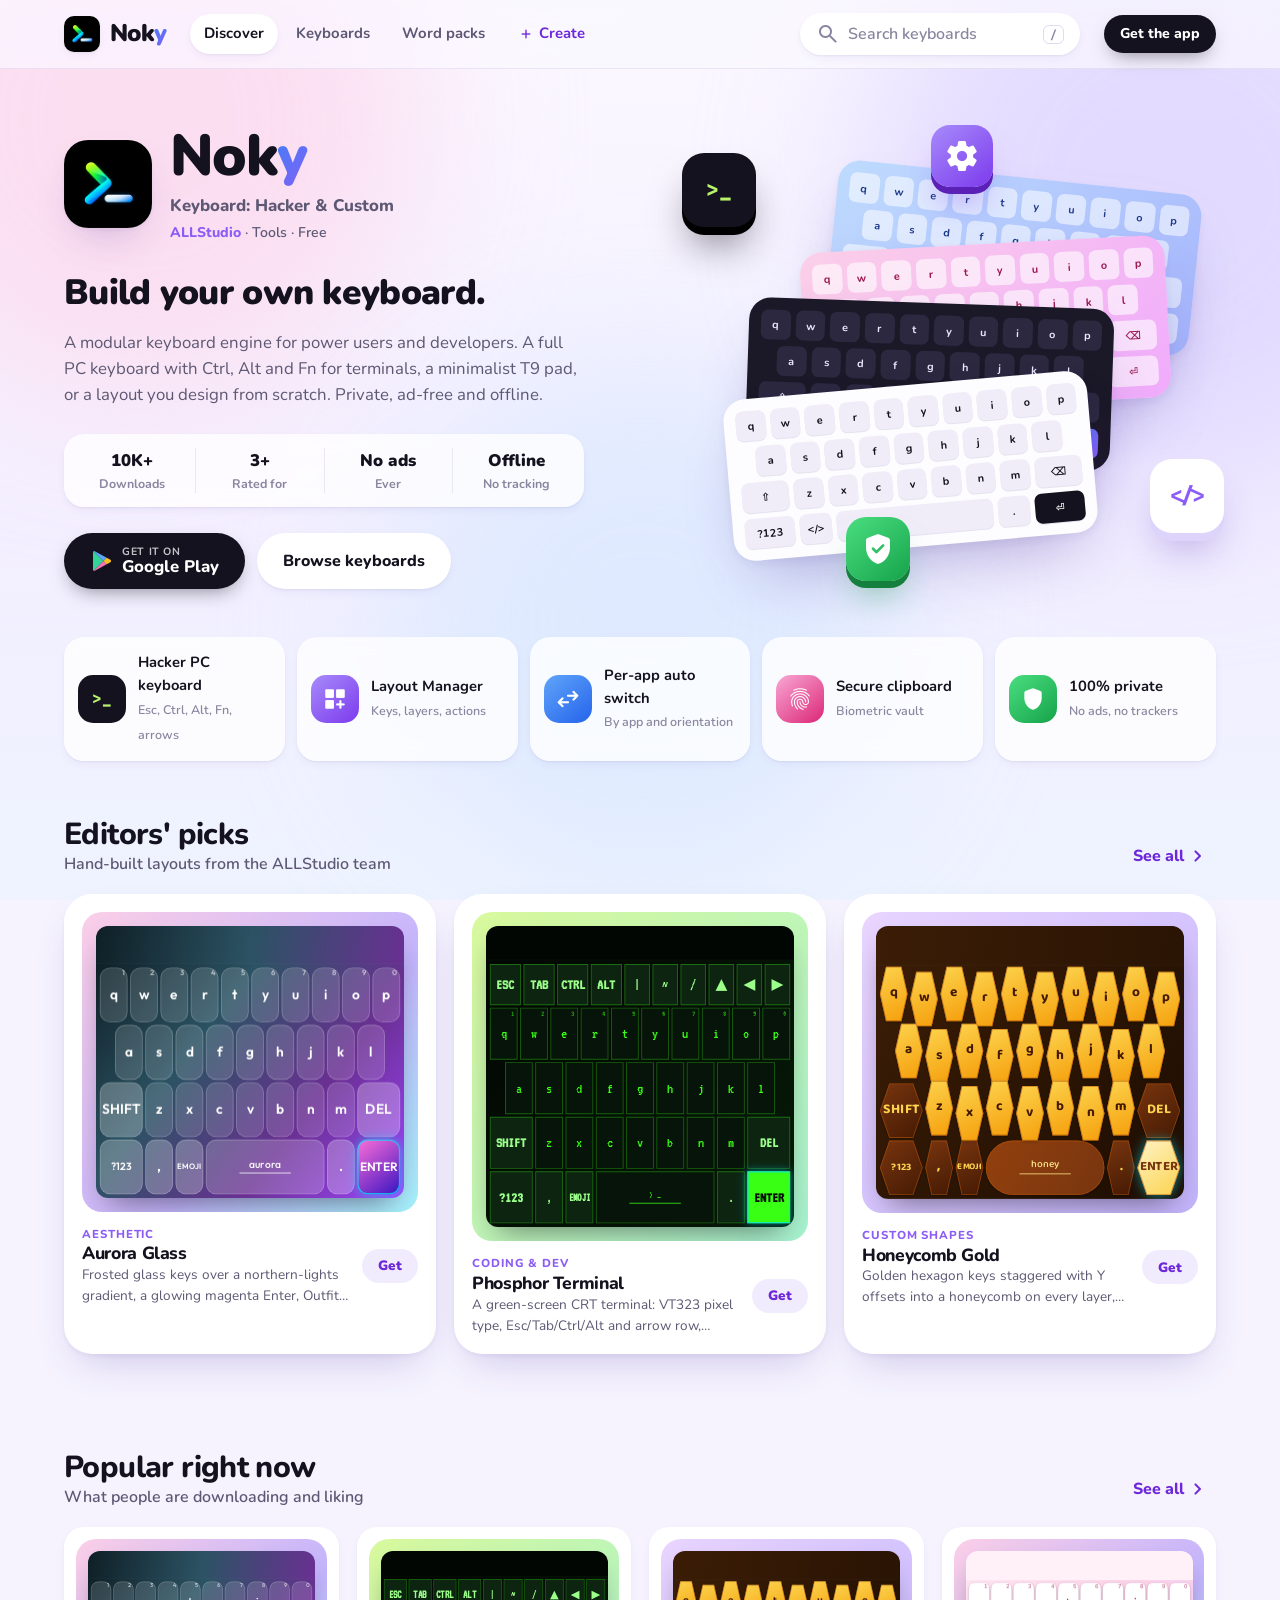
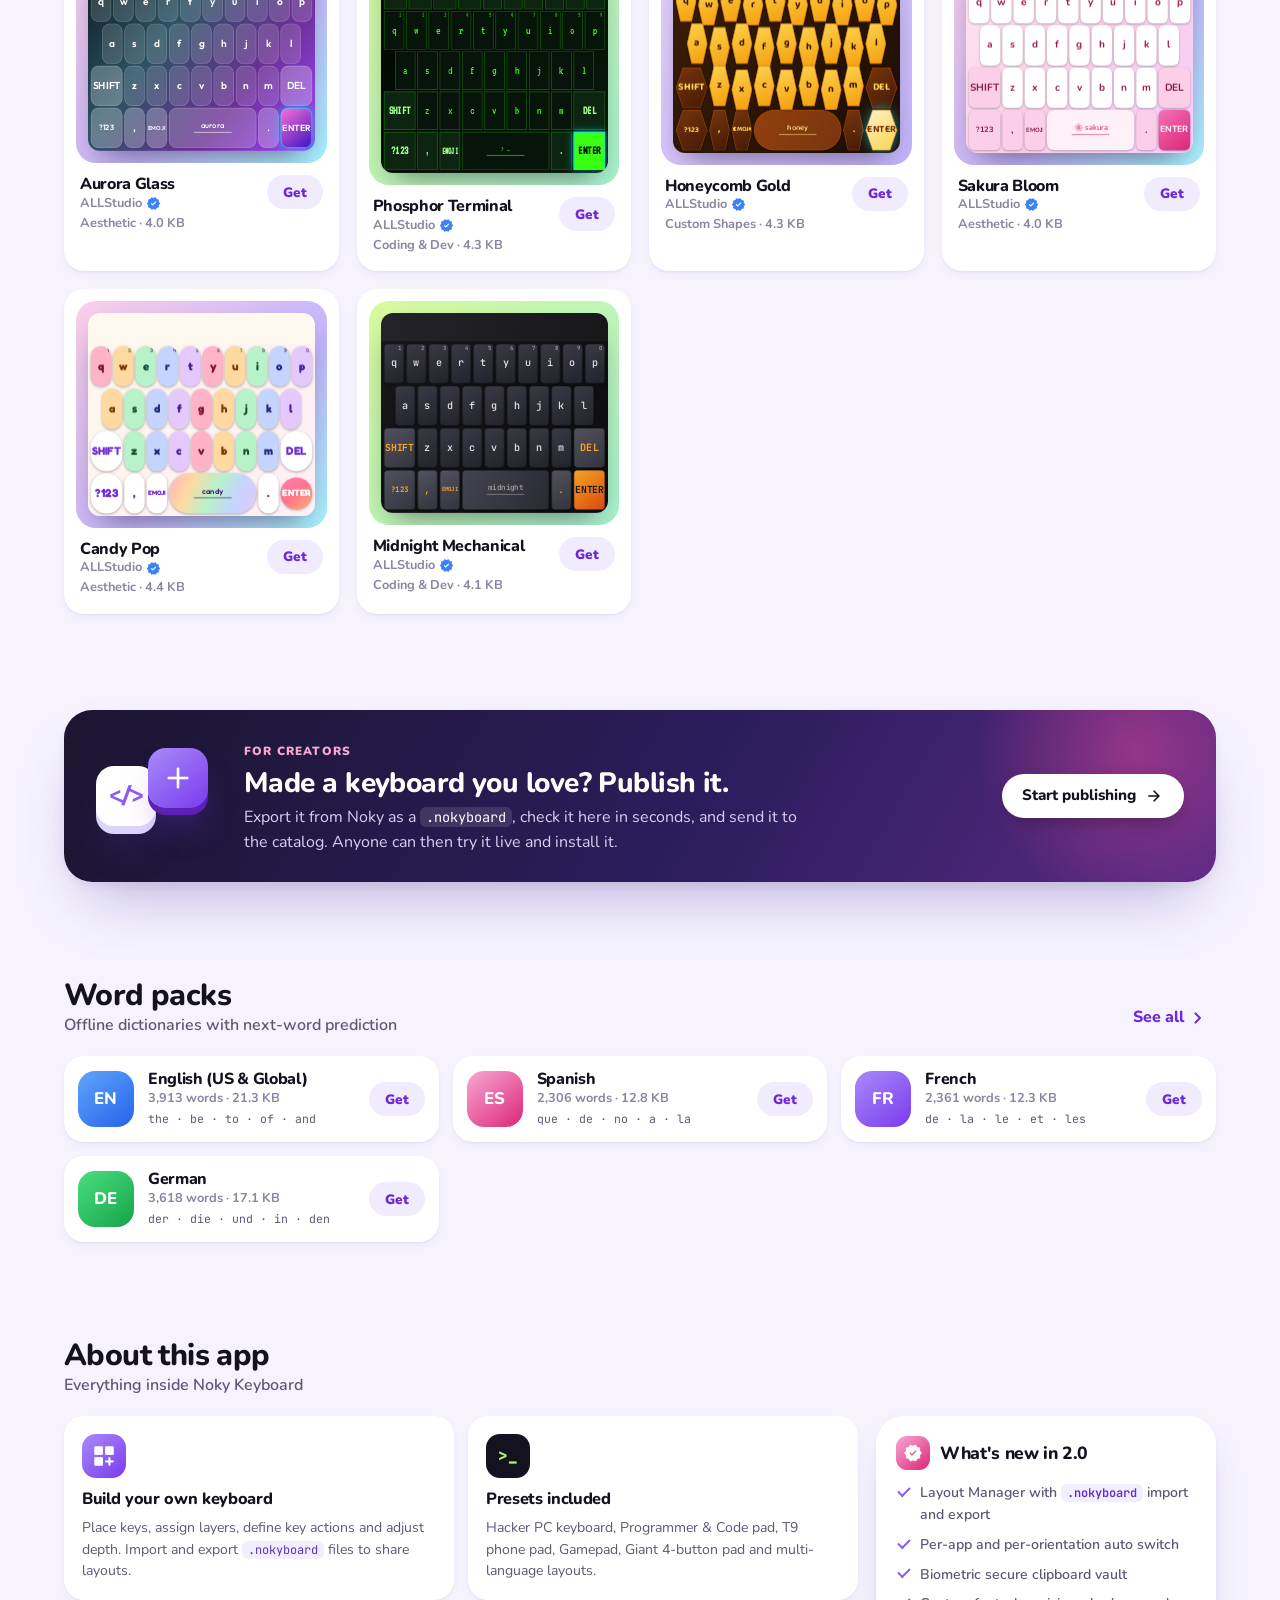
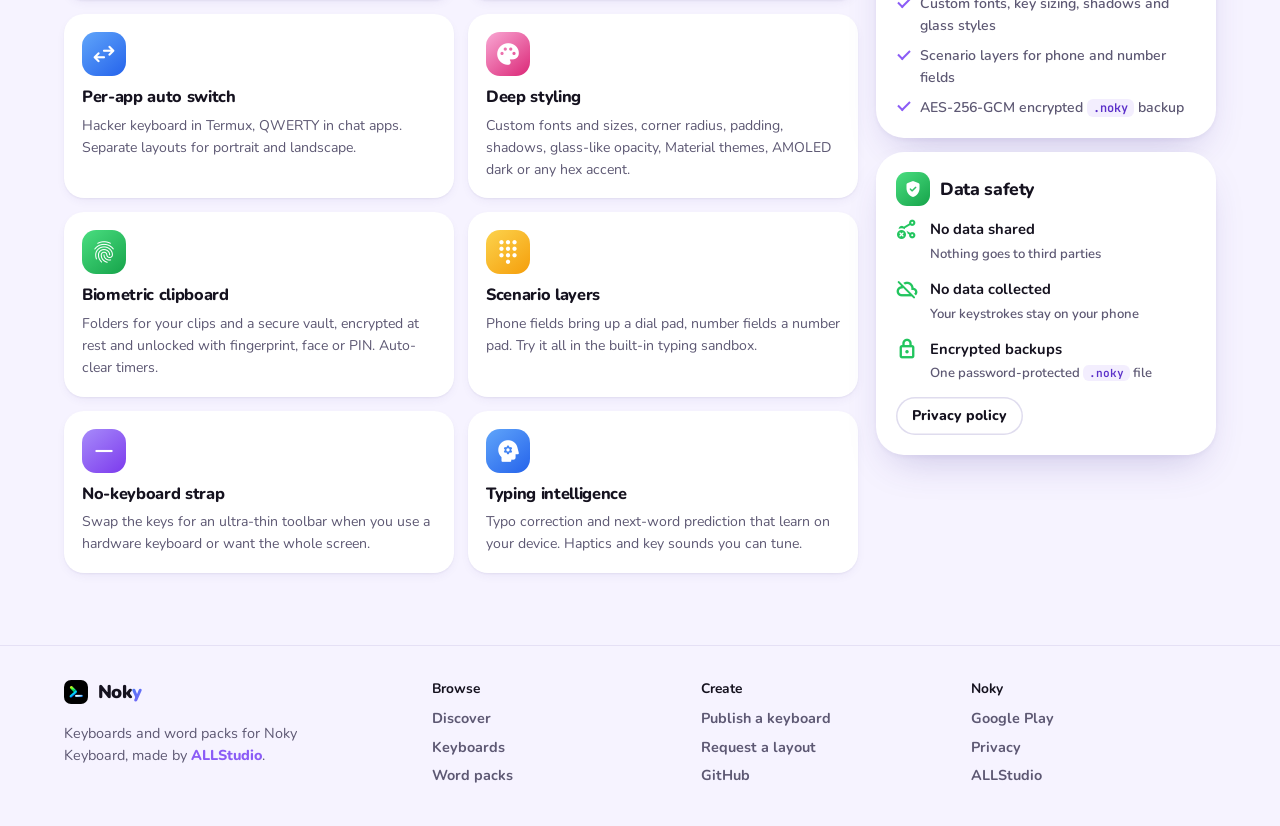
<file: index.html>
<!DOCTYPE html>
<html lang="en">
<head>
    <meta charset="UTF-8">
    <meta name="viewport" content="width=device-width, initial-scale=1.0, viewport-fit=cover">
    <title>Noky Keyboard — Hacker &amp; Custom Keyboard for Android</title>
    <meta name="description" content="Try custom keyboards for Noky Keyboard live in your browser, then install them on Android. Private, ad-free and offline.">
    <script>
        // Old one-page links (including the one inside the Noky app) → their new pages.
        (function () {
            var to = { keyboards: "./keyboards.html", dictionaries: "./word-packs.html", create: "./create.html", publish: "./create.html#publish", request: "./create.html#request" }[location.hash.slice(1)];
            if (to) location.replace(to);
        })();
    </script>
    <meta name="theme-color" content="#F4F0FF">
    <link rel="canonical" href="https://noky.allstudio.app/">
    <meta property="og:type" content="website">
    <meta property="og:site_name" content="Noky Keyboard">
    <meta property="og:title" content="Noky Keyboard — Hacker &amp; Custom Keyboard for Android">
    <meta property="og:description" content="Try custom keyboards for Noky Keyboard live in your browser, then install them on Android. Private, ad-free and offline.">
    <meta property="og:url" content="https://noky.allstudio.app/">
    <meta property="og:image" content="https://noky.allstudio.app/icon.png">
    <meta name="twitter:card" content="summary">
    <link rel="icon" type="image/png" href="./icon-192.png">
    <link rel="apple-touch-icon" href="./icon.png">
    <link rel="preconnect" href="https://fonts.googleapis.com">
    <link rel="preconnect" href="https://fonts.gstatic.com" crossorigin>
    <link href="https://fonts.googleapis.com/css2?family=Nunito:wght@500;600;700;800;900&family=JetBrains+Mono:wght@400;500;600&display=swap" rel="stylesheet">
    <!-- Icon subset for the page itself (see README → Icons). Keyboard previews fetch their own icons on demand. -->
    <link href="https://fonts.googleapis.com/css2?family=Material+Symbols+Rounded:opsz,wght,FILL,GRAD@20..48,400..600,0..1,0&icon_names=add,add_circle,arrow_forward,attach_file,auto_awesome,back_hand,block,bolt,check_circle,chevron_right,close,cloud_off,dashboard_customize,delete_sweep,dialpad,download,download_done,edit_note,error,expand_more,explore,fact_check,favorite,fingerprint,function,gpp_maybe,heart_minus,hexagon,horizontal_rule,info,ios_share,keyboard,link,lock,mail,menu_book,new_releases,palette,psychology,publish,rocket_launch,search,search_off,settings,share_off,shield,shield_lock,sort,swap_horiz,task_alt,terminal,upload_file,verified,verified_user,visibility,warning,workspace_premium&display=block" rel="stylesheet">
    <link rel="stylesheet" href="./styles.css?v=211446e5a2">
</head>
<body data-page="home">
    <a class="skip-link" href="#main">Skip to content</a>
    <div class="backdrop-blobs" aria-hidden="true"><span></span><span></span><span></span></div>

    <header class="topbar">
        <div class="container topbar-row">
            <a href="./" class="brand" aria-label="Noky home">
                <img src="./icon-192.png" alt="" class="brand-icon" width="36" height="36">
                <span class="wordmark">Nok<span class="y">y</span></span>
            </a>
            <nav class="topnav" aria-label="Main">
                <a href="./" aria-current="page">Discover</a>
                <a href="./keyboards.html">Keyboards</a>
                <a href="./word-packs.html">Word packs</a>
                <a href="./create.html" class="nav-create"><span class="material-symbols-rounded" aria-hidden="true">add</span>Create</a>
            </nav>
            <label class="search">
                <span class="material-symbols-rounded" aria-hidden="true">search</span>
                <input type="search" id="kbdSearchInput" placeholder="Search keyboards" aria-label="Search keyboards" autocomplete="off" enterkeyhint="search">
                <kbd class="slash" aria-hidden="true">/</kbd>
            </label>
            <a href="https://play.google.com/store/apps/details?id=app.allstudio.noky" target="_blank" rel="noopener noreferrer" class="btn btn-ink btn-sm get-app">
                Get the app
            </a>
        </div>
    </header>

    <main id="main">
        <!-- App listing hero -->
        <section class="hero">
            <div class="container hero-grid">
                <div class="hero-copy">
                    <div class="listing-head">
                        <img src="./icon-192.png" alt="Noky Keyboard app icon" class="app-icon" width="88" height="88">
                        <div>
                            <h1 class="wordmark xl">Nok<span class="y">y</span></h1>
                            <p class="app-name">Keyboard: Hacker &amp; Custom</p>
                            <p class="dev"><a href="https://allstudio.app">ALLStudio</a> · Tools · Free</p>
                        </div>
                    </div>
                    <p class="hero-tagline">Build your own keyboard.</p>
                    <p class="hero-sub">A modular keyboard engine for power users and developers. A full PC keyboard with Ctrl, Alt and Fn for terminals, a minimalist T9 pad, or a layout you design from scratch. Private, ad-free and offline.</p>

                    <div class="stat-strip" role="list">
                        <div class="stat" role="listitem"><strong>10K+</strong><span>Downloads</span></div>
                        <div class="stat" role="listitem"><strong>3+</strong><span>Rated for</span></div>
                        <div class="stat" role="listitem"><strong>No ads</strong><span>Ever</span></div>
                        <div class="stat" role="listitem"><strong>Offline</strong><span>No tracking</span></div>
                    </div>

                    <div class="hero-cta">
                        <a href="https://play.google.com/store/apps/details?id=app.allstudio.noky" target="_blank" rel="noopener noreferrer" class="btn btn-ink btn-lg">
                            <svg class="play-glyph" viewBox="0 0 24 24" aria-hidden="true"><path fill="#34D399" d="M3.6 2.2 13.4 12l-9.8 9.8c-.4-.2-.6-.6-.6-1.1V3.3c0-.5.2-.9.6-1.1z"/><path fill="#60A5FA" d="m16.7 8.7-3.3 3.3-9.8-9.8c.3-.2.8-.2 1.2 0l11.9 6.5z"/><path fill="#F472B6" d="m16.7 15.3-11.9 6.5c-.4.2-.9.2-1.2 0l9.8-9.8 3.3 3.3z"/><path fill="#FBBF24" d="m20.4 13.3-3.7 2-3.3-3.3 3.3-3.3 3.7 2c.9.5.9 2.1 0 2.6z"/></svg>
                            <span class="stack"><small>Get it on</small>Google Play</span>
                        </a>
                        <a href="./keyboards.html" class="btn btn-soft btn-lg">Browse keyboards</a>
                    </div>
                </div>

                <div class="hero-art" aria-hidden="true">
                    <div class="kb-stack">
                        <div class="mini-kb theme-blue" data-mini></div>
                        <div class="mini-kb theme-pink" data-mini></div>
                        <div class="mini-kb theme-dark" data-mini></div>
                        <div class="mini-kb theme-light" data-mini></div>
                    </div>
                    <div class="tile3d t-term"><span class="mono">&gt;_</span></div>
                    <div class="tile3d t-code"><span class="mono">&lt;/&gt;</span></div>
                    <div class="tile3d t-gear"><span class="material-symbols-rounded filled">settings</span></div>
                    <div class="tile3d t-shield"><span class="material-symbols-rounded filled">verified_user</span></div>
                </div>
            </div>
        </section>

        <!-- Highlights -->
        <section class="container highlights" aria-label="Highlights">
            <div class="hl"><span class="squircle c-ink"><span class="mono">&gt;_</span></span><div><strong>Hacker PC keyboard</strong><span>Esc, Ctrl, Alt, Fn, arrows</span></div></div>
            <div class="hl"><span class="squircle c-purple"><span class="material-symbols-rounded filled">dashboard_customize</span></span><div><strong>Layout Manager</strong><span>Keys, layers, actions</span></div></div>
            <div class="hl"><span class="squircle c-blue"><span class="material-symbols-rounded filled">swap_horiz</span></span><div><strong>Per-app auto switch</strong><span>By app and orientation</span></div></div>
            <div class="hl"><span class="squircle c-pink"><span class="material-symbols-rounded filled">fingerprint</span></span><div><strong>Secure clipboard</strong><span>Biometric vault</span></div></div>
            <div class="hl"><span class="squircle c-green"><span class="material-symbols-rounded filled">shield</span></span><div><strong>100% private</strong><span>No ads, no trackers</span></div></div>
        </section>

        <!-- Featured -->
        <section class="section" aria-labelledby="featuredTitle">
            <div class="container">
                <div class="section-head">
                    <div>
                        <h2 id="featuredTitle">Editors' picks</h2>
                        <p>Hand-built layouts from the ALLStudio team</p>
                    </div>
                    <a class="see-all" href="./keyboards.html">See all<span class="material-symbols-rounded" aria-hidden="true">chevron_right</span></a>
                </div>
                <div id="featuredRail" class="featured-rail"></div>
            </div>
        </section>

        <section class="section">
            <div class="container">
                <div class="section-head">
                    <div>
                        <h2>Popular right now</h2>
                        <p>What people are downloading and liking</p>
                    </div>
                    <a class="see-all" href="./keyboards.html">See all<span class="material-symbols-rounded" aria-hidden="true">chevron_right</span></a>
                </div>
                <div id="popularGrid" class="kbd-grid compact"></div>
            </div>
        </section>

        <!-- Create banner -->
        <section class="section">
            <div class="container">
                <a href="./create.html" class="create-banner">
                    <div class="cb-art" aria-hidden="true">
                        <span class="tile3d mini t-code"><span class="mono">&lt;/&gt;</span></span>
                        <span class="tile3d mini t-gear"><span class="material-symbols-rounded filled">add</span></span>
                    </div>
                    <div class="cb-copy">
                        <span class="eyebrow">For creators</span>
                        <h2>Made a keyboard you love? Publish it.</h2>
                        <p>Export it from Noky as a <code>.nokyboard</code>, check it here in seconds, and send it to the catalog. Anyone can then try it live and install it.</p>
                    </div>
                    <span class="btn btn-ink">Start publishing<span class="material-symbols-rounded" aria-hidden="true">arrow_forward</span></span>
                </a>
            </div>
        </section>

        <section class="section">
            <div class="container">
                <div class="section-head">
                    <div>
                        <h2>Word packs</h2>
                        <p>Offline dictionaries with next-word prediction</p>
                    </div>
                    <a class="see-all" href="./word-packs.html">See all<span class="material-symbols-rounded" aria-hidden="true">chevron_right</span></a>
                </div>
                <div id="dictionariesGrid" class="dict-grid" data-limit="4"></div>
            </div>
        </section>

        <!-- About this app -->
        <section id="about" class="section">
            <div class="container">
                <div class="section-head">
                    <div>
                        <h2>About this app</h2>
                        <p>Everything inside Noky Keyboard</p>
                    </div>
                </div>
                <div class="about-grid">
                    <div class="features">
                        <article class="feat">
                            <span class="squircle c-purple"><span class="material-symbols-rounded filled">dashboard_customize</span></span>
                            <h3>Build your own keyboard</h3>
                            <p>Place keys, assign layers, define key actions and adjust depth. Import and export <code>.nokyboard</code> files to share layouts.</p>
                        </article>
                        <article class="feat">
                            <span class="squircle c-ink"><span class="mono">&gt;_</span></span>
                            <h3>Presets included</h3>
                            <p>Hacker PC keyboard, Programmer &amp; Code pad, T9 phone pad, Gamepad, Giant 4-button pad and multi-language layouts.</p>
                        </article>
                        <article class="feat">
                            <span class="squircle c-blue"><span class="material-symbols-rounded filled">swap_horiz</span></span>
                            <h3>Per-app auto switch</h3>
                            <p>Hacker keyboard in Termux, QWERTY in chat apps. Separate layouts for portrait and landscape.</p>
                        </article>
                        <article class="feat">
                            <span class="squircle c-pink"><span class="material-symbols-rounded filled">palette</span></span>
                            <h3>Deep styling</h3>
                            <p>Custom fonts and sizes, corner radius, padding, shadows, glass-like opacity, Material themes, AMOLED dark or any hex accent.</p>
                        </article>
                        <article class="feat">
                            <span class="squircle c-green"><span class="material-symbols-rounded filled">fingerprint</span></span>
                            <h3>Biometric clipboard</h3>
                            <p>Folders for your clips and a secure vault, encrypted at rest and unlocked with fingerprint, face or PIN. Auto-clear timers.</p>
                        </article>
                        <article class="feat">
                            <span class="squircle c-amber"><span class="material-symbols-rounded filled">dialpad</span></span>
                            <h3>Scenario layers</h3>
                            <p>Phone fields bring up a dial pad, number fields a number pad. Try it all in the built-in typing sandbox.</p>
                        </article>
                        <article class="feat">
                            <span class="squircle c-purple"><span class="material-symbols-rounded filled">horizontal_rule</span></span>
                            <h3>No-keyboard strap</h3>
                            <p>Swap the keys for an ultra-thin toolbar when you use a hardware keyboard or want the whole screen.</p>
                        </article>
                        <article class="feat">
                            <span class="squircle c-blue"><span class="material-symbols-rounded filled">psychology</span></span>
                            <h3>Typing intelligence</h3>
                            <p>Typo correction and next-word prediction that learn on your device. Haptics and key sounds you can tune.</p>
                        </article>
                    </div>

                    <aside class="side-cards">
                        <div class="card side">
                            <h3><span class="squircle sm c-pink"><span class="material-symbols-rounded filled">new_releases</span></span>What's new in 2.0</h3>
                            <ul class="ticks">
                                <li>Layout Manager with <code>.nokyboard</code> import and export</li>
                                <li>Per-app and per-orientation auto switch</li>
                                <li>Biometric secure clipboard vault</li>
                                <li>Custom fonts, key sizing, shadows and glass styles</li>
                                <li>Scenario layers for phone and number fields</li>
                                <li>AES-256-GCM encrypted <code>.noky</code> backup</li>
                            </ul>
                        </div>
                        <div class="card side">
                            <h3><span class="squircle sm c-green"><span class="material-symbols-rounded filled">verified_user</span></span>Data safety</h3>
                            <div class="safety-line"><span class="material-symbols-rounded">share_off</span><div><strong>No data shared</strong><span>Nothing goes to third parties</span></div></div>
                            <div class="safety-line"><span class="material-symbols-rounded">cloud_off</span><div><strong>No data collected</strong><span>Your keystrokes stay on your phone</span></div></div>
                            <div class="safety-line"><span class="material-symbols-rounded">lock</span><div><strong>Encrypted backups</strong><span>One password-protected <code>.noky</code> file</span></div></div>
                            <a href="./privacy-policy.html" class="btn btn-ghost btn-sm">Privacy policy</a>
                        </div>
                    </aside>
                </div>
            </div>
        </section>
    </main>

    <!-- Keyboard details sheet -->
    <div id="previewModalBackdrop" class="sheet-backdrop" role="dialog" aria-modal="true" aria-labelledby="previewModalTitle" hidden>
        <div class="sheet">
            <button type="button" id="closePreviewModalBtn" class="icon-btn sheet-close" aria-label="Close">
                <span class="material-symbols-rounded">close</span>
            </button>

            <div class="sheet-head">
                <span id="previewModalIcon" class="squircle lg c-purple"><span class="material-symbols-rounded filled">keyboard</span></span>
                <div class="sheet-title">
                    <h3 id="previewModalTitle">Keyboard</h3>
                    <p class="dev"><span id="previewModalAuthorBadge">ALLStudio</span> <span id="previewModalVerified" class="material-symbols-rounded filled verified" title="Official ALLStudio package">verified</span> · <span id="previewModalCategory"></span></p>
                </div>
                <div class="sheet-actions">
                    <button type="button" id="likeKeyboardBtn" class="btn btn-soft like-btn" aria-pressed="false" aria-label="Like this keyboard" hidden>
                        <span class="material-symbols-rounded">favorite</span><span class="like-count">0</span>
                    </button>
                    <div class="share-wrap" id="shareWrap">
                        <button type="button" id="shareKeyboardBtn" class="btn btn-soft share-btn" aria-haspopup="menu" aria-expanded="false" aria-controls="shareMenu">
                            <span class="material-symbols-rounded">ios_share</span><span class="label">Share</span>
                        </button>
                        <div id="shareMenu" class="share-menu" role="menu" hidden>
                            <div class="share-head">
                                <strong>Share this keyboard</strong>
                                <span class="mono" data-share-url></span>
                            </div>
                            <button type="button" class="share-item primary" data-copy-link role="menuitem"><span class="material-symbols-rounded">link</span>Copy link</button>
                            <div class="share-grid">
                                <a class="share-app" data-share="whatsapp" href="#" target="_blank" rel="noopener noreferrer" role="menuitem"><span class="dot wa"><svg viewBox="0 0 24 24" aria-hidden="true"><path fill="currentColor" d="M12 2a10 10 0 0 0-8.6 15.1L2 22l5-1.3A10 10 0 1 0 12 2Zm5.3 14.1c-.2.6-1.3 1.2-1.8 1.3-.5.1-1 .1-3.3-.8-2.8-1.2-4.6-4-4.7-4.2-.1-.2-1.1-1.5-1.1-2.9s.7-2 1-2.3c.2-.3.5-.3.7-.3h.5c.2 0 .4 0 .6.5l.9 2.1c.1.2.1.4 0 .5l-.3.5-.4.4c-.1.1-.3.3-.1.6.2.3.8 1.3 1.7 2.1 1.2 1 2.1 1.3 2.4 1.5.3.1.5.1.6-.1l.9-1.1c.2-.3.4-.2.6-.1l2 1c.3.1.5.2.5.3.1.2.1.7-.1 1.3Z"/></svg></span>WhatsApp</a>
                                <a class="share-app" data-share="telegram" href="#" target="_blank" rel="noopener noreferrer" role="menuitem"><span class="dot tg"><svg viewBox="0 0 24 24" aria-hidden="true"><path fill="currentColor" d="M21.6 4.2 2.9 11.4c-1.3.5-1.3 1.2-.2 1.6l4.8 1.5 1.8 5.6c.2.6.1.9.8.9.5 0 .7-.2 1-.5l2.4-2.3 4.9 3.6c.9.5 1.6.2 1.8-.8l3.2-15.1c.3-1.3-.5-1.9-1.8-1.3ZM8 14.1l10.3-6.5c.5-.3.9-.1.6.2l-8.8 8-.3 3.6L8 14.1Z"/></svg></span>Telegram</a>
                                <a class="share-app" data-share="x" href="#" target="_blank" rel="noopener noreferrer" role="menuitem"><span class="dot xx"><svg viewBox="0 0 24 24" aria-hidden="true"><path fill="currentColor" d="M17.8 3h3.1l-6.8 7.7 8 10.3h-6.2l-4.9-6.3L5.4 21H2.3l7.2-8.3L1.8 3h6.4l4.4 5.8L17.8 3Zm-1.1 16.2h1.7L7.4 4.7H5.6l11.1 14.5Z"/></svg></span>X</a>
                                <a class="share-app" data-share="reddit" href="#" target="_blank" rel="noopener noreferrer" role="menuitem"><span class="dot rd"><svg viewBox="0 0 24 24" aria-hidden="true"><path fill="currentColor" d="M22 12.1a2.2 2.2 0 0 0-3.7-1.6 10.8 10.8 0 0 0-5.8-1.8l1-4.6 3.2.7a1.6 1.6 0 1 0 .2-1l-3.6-.8a.5.5 0 0 0-.6.4l-1.1 5.3c-2.2 0-4.3.7-5.9 1.8a2.2 2.2 0 1 0-2.4 3.6v.6c0 3.4 3.9 6.1 8.8 6.1s8.8-2.7 8.8-6.1v-.6A2.2 2.2 0 0 0 22 12.1ZM7 13.7a1.6 1.6 0 1 1 3.1 0 1.6 1.6 0 0 1-3.1 0Zm8.8 4.1a5.7 5.7 0 0 1-3.8 1.2 5.7 5.7 0 0 1-3.8-1.2.4.4 0 0 1 .6-.6 4.9 4.9 0 0 0 3.2 1 4.9 4.9 0 0 0 3.2-1 .4.4 0 1 1 .6.6Zm-.3-2.5a1.6 1.6 0 1 1 0-3.2 1.6 1.6 0 0 1 0 3.2Z"/></svg></span>Reddit</a>
                                <a class="share-app" data-share="email" href="#" role="menuitem"><span class="dot em"><span class="material-symbols-rounded">mail</span></span>Email</a>
                                <button type="button" class="share-app" data-copy-file role="menuitem"><span class="dot fl"><span class="material-symbols-rounded">attach_file</span></span>File link</button>
                            </div>
                        </div>
                    </div>
                    <a id="previewModalDownloadBtn" href="#" download class="btn btn-ink" data-dl="">
                        <span class="material-symbols-rounded">download</span>Get
                    </a>
                </div>
            </div>

            <div id="previewModalStats" class="stat-strip compact"></div>

            <div class="try-panel">
                <div class="try-bar">
                    <span class="try-label">Try it</span>
                    <span id="modalSandboxText" class="mono try-text"></span>
                    <span id="modalSandboxNote" class="try-note" hidden></span>
                    <button type="button" id="modalSandboxClearBtn" class="btn btn-ghost btn-xs">Clear</button>
                </div>
                <div id="modalLayerTabs" class="chips small"></div>
                <div class="stage-wrap">
                    <div id="modalKeyboardStage" class="kbd-stage"></div>
                    <div id="altPopover" class="alt-popover" hidden></div>
                </div>
                <div id="modalKeyInspector" class="key-inspector" aria-live="polite">Tap or hold a key to see what it does.</div>
            </div>

            <div class="sheet-body">
                <div>
                    <h4>About this keyboard</h4>
                    <p id="previewModalDesc"></p>
                    <div id="previewModalTags" class="tag-row"></div>
                </div>
                <div class="pkg-info">
                    <h4>Package</h4>
                    <dl>
                        <dt>ID</dt><dd id="previewModalIdBadge" class="mono"></dd>
                        <dt>File</dt><dd id="previewModalFile" class="mono"></dd>
                        <dt>Checksum</dt><dd id="previewModalSha" class="mono sha"></dd>
                    </dl>
                </div>
            </div>
        </div>
    </div>

    <footer class="footer">
        <div class="container footer-grid">
            <div class="footer-brand">
                <a href="./" class="brand small"><img src="./icon-192.png" alt="" width="24" height="24"><span class="wordmark">Nok<span class="y">y</span></span></a>
                <p>Keyboards and word packs for Noky Keyboard, made by <a href="https://allstudio.app">ALLStudio</a>.</p>
            </div>
            <nav class="footer-col" aria-label="Browse">
                <strong>Browse</strong>
                <a href="./">Discover</a>
                <a href="./keyboards.html">Keyboards</a>
                <a href="./word-packs.html">Word packs</a>
            </nav>
            <nav class="footer-col" aria-label="Create">
                <strong>Create</strong>
                <a href="./create.html">Publish a keyboard</a>
                <a href="./create.html#request">Request a layout</a>
                <a href="https://github.com/alllifelevel/noky" target="_blank" rel="noopener noreferrer">GitHub</a>
            </nav>
            <nav class="footer-col" aria-label="Noky">
                <strong>Noky</strong>
                <a href="https://play.google.com/store/apps/details?id=app.allstudio.noky" target="_blank" rel="noopener noreferrer">Google Play</a>
                <a href="./privacy-policy.html">Privacy</a>
                <a href="https://allstudio.app">ALLStudio</a>
            </nav>
        </div>
    </footer>

    <nav class="tabbar" aria-label="Main">
        <a href="./" aria-current="page"><span class="material-symbols-rounded filled" aria-hidden="true">explore</span><span>Discover</span></a>
        <a href="./keyboards.html"><span class="material-symbols-rounded" aria-hidden="true">keyboard</span><span>Keyboards</span></a>
        <a href="./word-packs.html"><span class="material-symbols-rounded" aria-hidden="true">menu_book</span><span>Word packs</span></a>
        <a href="./create.html"><span class="material-symbols-rounded" aria-hidden="true">add_circle</span><span>Create</span></a>
    </nav>

    <div id="toast" class="toast" role="status" aria-live="polite"></div>

    <script src="./config.js?v=545b704571" defer></script>
    <script src="./stats.js?v=38d0a9556a" defer></script>
    <script src="./key-icons.js?v=28508726af" defer></script>
    <script src="./renderer.js?v=bbb91b7966" defer></script>
    <script src="./app.js?v=547b33a394" defer></script>
</body>
</html>
</file>
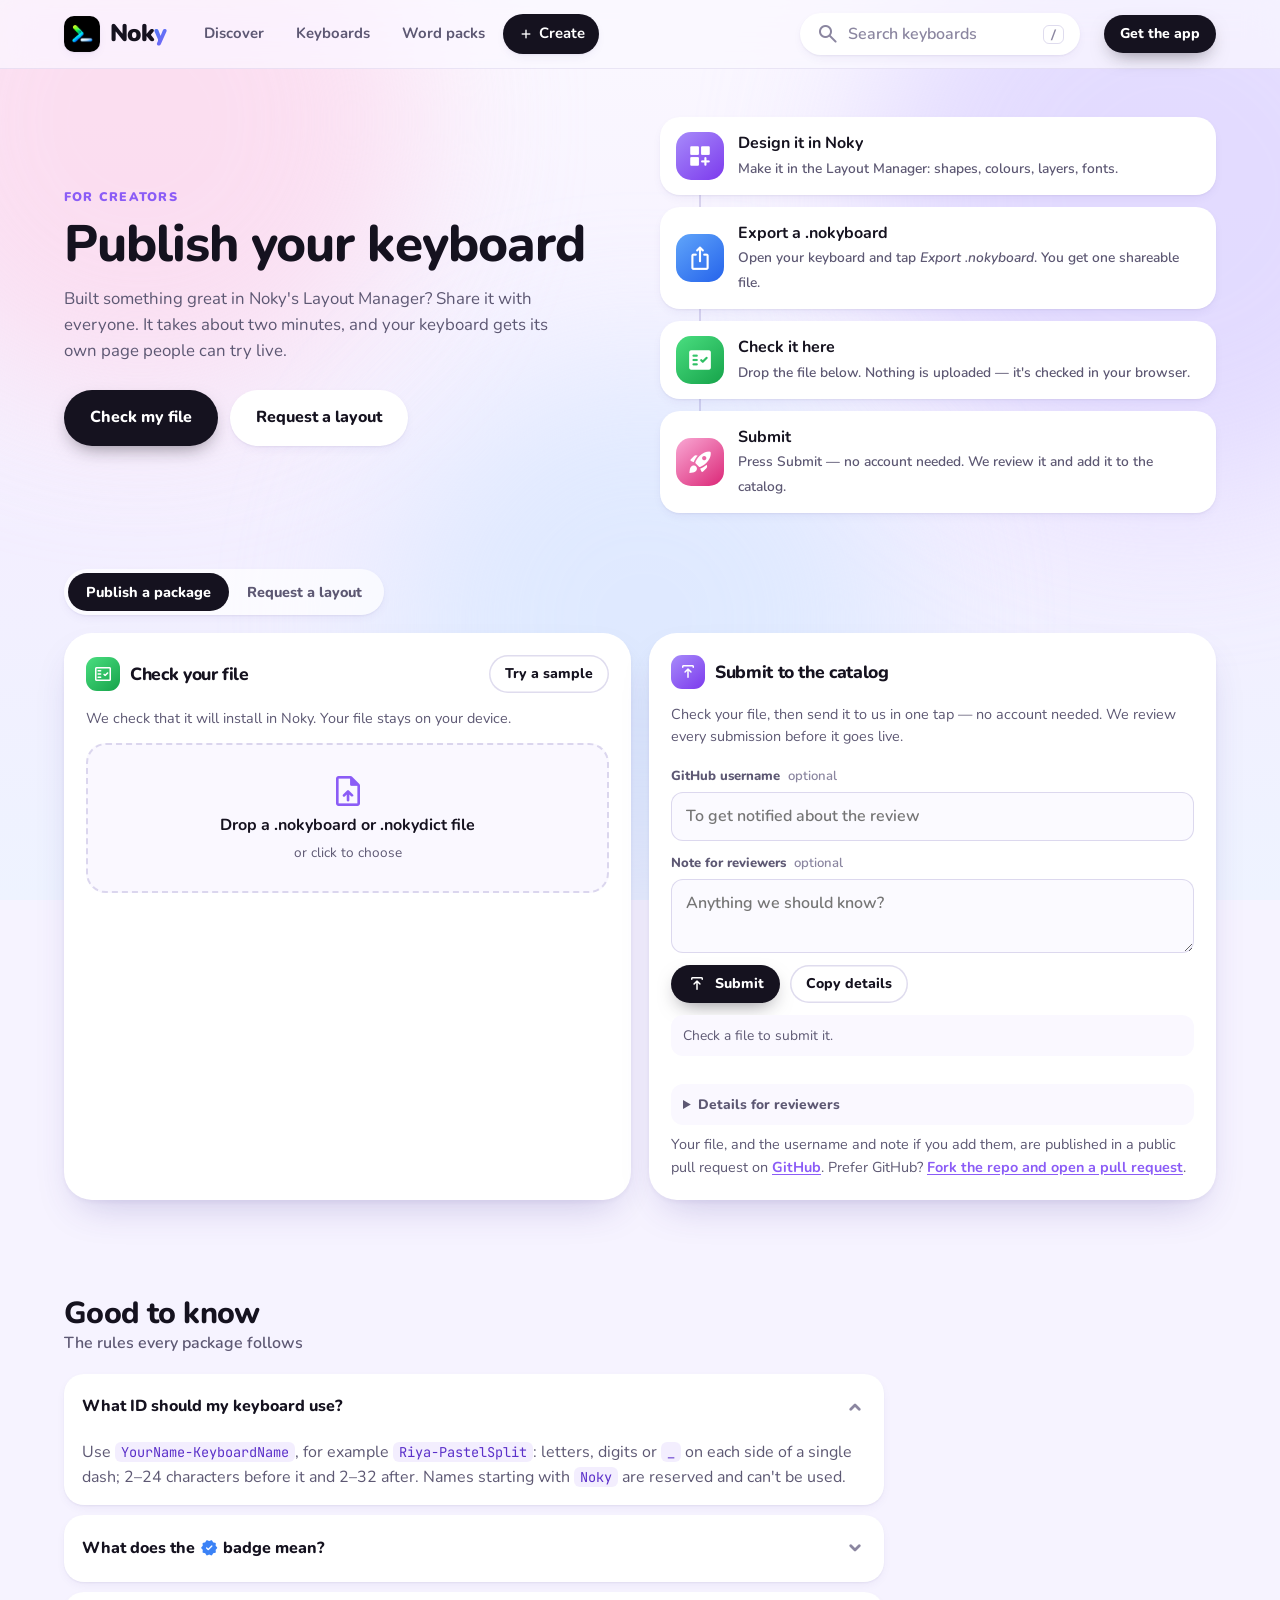
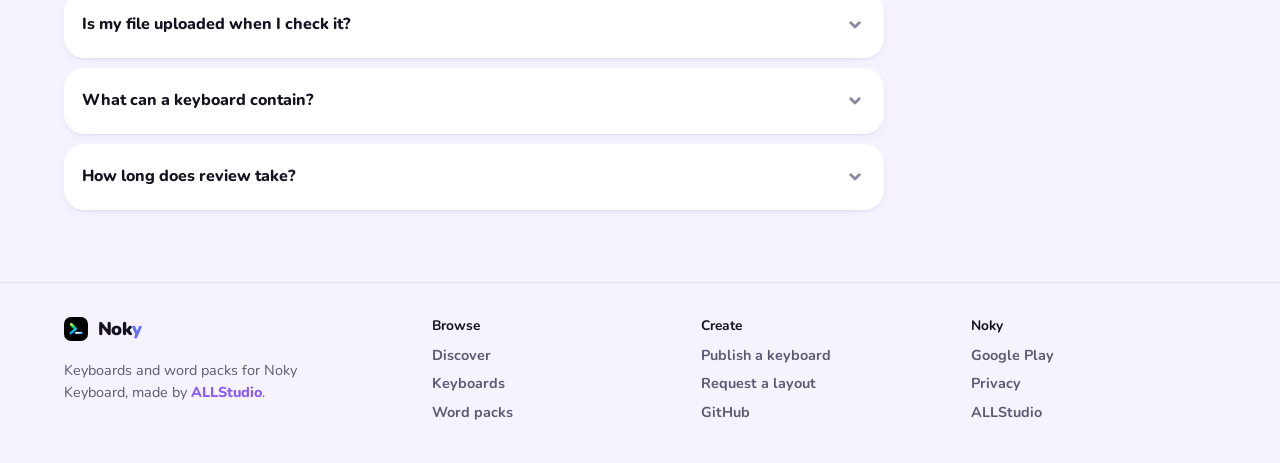
<file: create.html>
<!DOCTYPE html>
<html lang="en">
<head>
    <meta charset="UTF-8">
    <meta name="viewport" content="width=device-width, initial-scale=1.0, viewport-fit=cover">
    <title>Create &amp; publish — Noky Keyboard</title>
    <meta name="description" content="Publish your own Noky keyboard: check your .nokyboard file in the browser and submit it to the catalog, or request a new layout.">
    <meta name="theme-color" content="#F4F0FF">
    <link rel="canonical" href="https://noky.allstudio.app/create.html">
    <meta property="og:type" content="website">
    <meta property="og:site_name" content="Noky Keyboard">
    <meta property="og:title" content="Create &amp; publish — Noky Keyboard">
    <meta property="og:description" content="Publish your own Noky keyboard: check your .nokyboard file in the browser and submit it to the catalog, or request a new layout.">
    <meta property="og:url" content="https://noky.allstudio.app/create.html">
    <meta property="og:image" content="https://noky.allstudio.app/icon.png">
    <meta name="twitter:card" content="summary">
    <link rel="icon" type="image/png" href="./icon-192.png">
    <link rel="apple-touch-icon" href="./icon.png">
    <link rel="preconnect" href="https://fonts.googleapis.com">
    <link rel="preconnect" href="https://fonts.gstatic.com" crossorigin>
    <link href="https://fonts.googleapis.com/css2?family=Nunito:wght@500;600;700;800;900&family=JetBrains+Mono:wght@400;500;600&display=swap" rel="stylesheet">
    <!-- Icon subset for the page itself (see README → Icons). Keyboard previews fetch their own icons on demand. -->
    <link href="https://fonts.googleapis.com/css2?family=Material+Symbols+Rounded:opsz,wght,FILL,GRAD@20..48,400..600,0..1,0&icon_names=add,add_circle,arrow_forward,attach_file,auto_awesome,back_hand,block,bolt,check_circle,chevron_right,close,cloud_off,dashboard_customize,delete_sweep,dialpad,download,download_done,edit_note,error,expand_more,explore,fact_check,favorite,fingerprint,function,gpp_maybe,heart_minus,hexagon,horizontal_rule,info,ios_share,keyboard,link,lock,mail,menu_book,new_releases,palette,psychology,publish,rocket_launch,search,search_off,settings,share_off,shield,shield_lock,sort,swap_horiz,task_alt,terminal,upload_file,verified,verified_user,visibility,warning,workspace_premium&display=block" rel="stylesheet">
    <link rel="stylesheet" href="./styles.css?v=211446e5a2">
</head>
<body data-page="create">
    <a class="skip-link" href="#main">Skip to content</a>
    <div class="backdrop-blobs" aria-hidden="true"><span></span><span></span><span></span></div>

    <header class="topbar">
        <div class="container topbar-row">
            <a href="./" class="brand" aria-label="Noky home">
                <img src="./icon-192.png" alt="" class="brand-icon" width="36" height="36">
                <span class="wordmark">Nok<span class="y">y</span></span>
            </a>
            <nav class="topnav" aria-label="Main">
                <a href="./">Discover</a>
                <a href="./keyboards.html">Keyboards</a>
                <a href="./word-packs.html">Word packs</a>
                <a href="./create.html" aria-current="page" class="nav-create"><span class="material-symbols-rounded" aria-hidden="true">add</span>Create</a>
            </nav>
            <label class="search">
                <span class="material-symbols-rounded" aria-hidden="true">search</span>
                <input type="search" id="kbdSearchInput" placeholder="Search keyboards" aria-label="Search keyboards" autocomplete="off" enterkeyhint="search">
                <kbd class="slash" aria-hidden="true">/</kbd>
            </label>
            <a href="https://play.google.com/store/apps/details?id=app.allstudio.noky" target="_blank" rel="noopener noreferrer" class="btn btn-ink btn-sm get-app">
                Get the app
            </a>
        </div>
    </header>

    <main id="main">
        <section class="create-hero">
            <div class="container create-hero-grid">
                <div>
                    <span class="eyebrow">For creators</span>
                    <h1>Publish your keyboard</h1>
                    <p class="hero-sub">Built something great in Noky's Layout Manager? Share it with everyone. It takes about two minutes, and your keyboard gets its own page people can try live.</p>
                    <div class="hero-cta">
                        <a href="#publish" class="btn btn-ink btn-lg" data-goto-pane="publish">Check my file</a>
                        <a href="#request" class="btn btn-soft btn-lg" data-goto-pane="request">Request a layout</a>
                    </div>
                </div>
                <ol class="journey" aria-label="How publishing works">
                    <li><span class="squircle c-purple"><span class="material-symbols-rounded filled">dashboard_customize</span></span><div><strong>Design it in Noky</strong><span>Make it in the Layout Manager: shapes, colours, layers, fonts.</span></div></li>
                    <li><span class="squircle c-blue"><span class="material-symbols-rounded filled">ios_share</span></span><div><strong>Export a .nokyboard</strong><span>Open your keyboard and tap <em>Export .nokyboard</em>. You get one shareable file.</span></div></li>
                    <li><span class="squircle c-green"><span class="material-symbols-rounded filled">fact_check</span></span><div><strong>Check it here</strong><span>Drop the file below. Nothing is uploaded — it's checked in your browser.</span></div></li>
                    <li><span class="squircle c-pink"><span class="material-symbols-rounded filled">rocket_launch</span></span><div><strong>Submit</strong><span>Press Submit — no account needed. We review it and add it to the catalog.</span></div></li>
                </ol>
            </div>
        </section>

        <section id="create" class="section">
            <div class="container">
                <div class="segmented" role="tablist" aria-label="Create">
                    <button type="button" role="tab" class="seg active" data-pane="publish" aria-selected="true">Publish a package</button>
                    <button type="button" role="tab" class="seg" data-pane="request" aria-selected="false">Request a layout</button>
                </div>

                <!-- Publish -->
                <div id="publish" class="pane active" role="tabpanel">
                    <div class="workspace">
                        <div class="card">
                            <div class="card-head">
                                <h3><span class="squircle sm c-green"><span class="material-symbols-rounded">fact_check</span></span>Check your file</h3>
                                <button type="button" id="loadSampleInspectorBtn" class="btn btn-ghost btn-sm">Try a sample</button>
                            </div>
                            <p class="muted">We check that it will install in Noky. Your file stays on your device.</p>
                            <div id="packageDropzone" class="dropzone" tabindex="0" role="button" aria-label="Select a .nokyboard or .nokydict file">
                                <span class="material-symbols-rounded">upload_file</span>
                                <strong>Drop a .nokyboard or .nokydict file</strong>
                                <span class="muted">or click to choose</span>
                                <input type="file" id="packageFileInput" accept=".nokyboard,.nokydict,.json,.zip" hidden>
                            </div>
                            <div id="inspectorReport" class="report"></div>
                        </div>

                        <div class="card">
                            <div class="card-head">
                                <h3><span class="squircle sm c-purple"><span class="material-symbols-rounded">publish</span></span>Submit to the catalog</h3>
                                <button type="button" id="previewInspectedBtn" class="btn btn-soft btn-sm" hidden>
                                    <span class="material-symbols-rounded">visibility</span>Preview
                                </button>
                            </div>
                            <p class="muted">Check your file, then send it to us in one tap — no account needed. We review every submission before it goes live.</p>
                            <form id="submitPackageForm" class="submit-form" novalidate>
                                <label class="field">
                                    <span>GitHub username <em class="opt">optional</em></span>
                                    <input type="text" id="submitGithub" maxlength="40" autocomplete="off" autocapitalize="off" spellcheck="false" placeholder="To get notified about the review">
                                </label>
                                <label class="field">
                                    <span>Note for reviewers <em class="opt">optional</em></span>
                                    <textarea id="submitNote" rows="2" maxlength="500" placeholder="Anything we should know?"></textarea>
                                </label>
                                <div id="turnstileBox" class="turnstile-box"></div>
                                <div class="btn-row">
                                    <button type="submit" id="submitPackageBtn" class="btn btn-ink btn-sm" disabled>
                                        <span class="material-symbols-rounded" aria-hidden="true">publish</span>Submit
                                    </button>
                                    <button type="button" id="copyCatalogJsonBtn" class="btn btn-ghost btn-sm">Copy details</button>
                                </div>
                                <div id="submitResult" class="submit-result" role="status" aria-live="polite">Check a file to submit it.</div>
                            </form>
                            <details class="json-details">
                                <summary>Details for reviewers</summary>
                            <pre id="generatedCatalogJson" class="json-box">{
  "status": "Waiting for a package"
}</pre>
                            </details>
                            <p class="muted small-note">Your file, and the username and note if you add them, are published in a public pull request on <a href="https://github.com/alllifelevel/noky/pulls" target="_blank" rel="noopener noreferrer">GitHub</a>. Prefer GitHub? <a href="https://github.com/alllifelevel/noky#publish-your-keyboard" target="_blank" rel="noopener noreferrer">Fork the repo and open a pull request</a>.</p>
                        </div>
                    </div>
                </div>

                <!-- Request -->
                <div id="request" class="pane" role="tabpanel">
                    <form id="layoutRequestForm" class="card form-grid">
                        <label class="field">
                            <span>Type</span>
                            <select id="reqType">
                                <option value="Keyboard Layout (.nokyboard)">Keyboard layout</option>
                                <option value="Offline Dictionary (.nokydict)">Word pack</option>
                            </select>
                        </label>
                        <label class="field">
                            <span>Name *</span>
                            <input type="text" id="reqName" placeholder="Workman, Japanese Romaji, Medical terms…" required>
                        </label>
                        <label class="field">
                            <span>Category</span>
                            <select id="reqCategory">
                                <option value="Language / Regional">Language / regional</option>
                                <option value="Ergonomic &amp; Split">Ergonomic &amp; split</option>
                                <option value="Coding &amp; Terminal">Coding &amp; terminal</option>
                                <option value="Custom Shapes &amp; Geometric">Custom shapes</option>
                                <option value="STEM / Symbols">STEM / symbols</option>
                                <option value="Gaming &amp; Macros">Gaming &amp; macros</option>
                            </select>
                        </label>
                        <label class="field">
                            <span>Key shape</span>
                            <select id="reqShapes">
                                <option value="ROUNDED_RECT (Standard)">Rounded</option>
                                <option value="SQUIRCLE (Smooth Ergonomic)">Squircle</option>
                                <option value="HEXAGON (Honeycomb / Offset)">Hexagon</option>
                                <option value="CUT_CORNERS (Mechanical)">Cut corners</option>
                                <option value="PILL / CIRCLE">Pill / circle</option>
                                <option value="DIAMOND">Diamond</option>
                            </select>
                        </label>
                        <label class="field full">
                            <span>Details</span>
                            <textarea id="reqDetails" rows="4" placeholder="Rows, special keys, offsets or language code…"></textarea>
                        </label>
                        <div class="full btn-row">
                            <button type="submit" class="btn btn-ink">Open request on GitHub</button>
                            <button type="button" id="copyRequestMarkdownBtn" class="btn btn-ghost">Copy as Markdown</button>
                            <span id="requestFeedbackMsg" class="feedback" role="status"></span>
                        </div>
                    </form>
                </div>
            </div>
        </section>

        <section class="section">
            <div class="container">
                <div class="section-head"><div><h2>Good to know</h2><p>The rules every package follows</p></div></div>
                <div class="faq">
                    <details open><summary>What ID should my keyboard use?</summary><p>Use <code>YourName-KeyboardName</code>, for example <code>Riya-PastelSplit</code>: letters, digits or <code>_</code> on each side of a single dash; 2–24 characters before it and 2–32 after. Names starting with <code>Noky</code> are reserved and can't be used.</p></details>
                    <details><summary><span>What does the <span class="material-symbols-rounded filled verified faq-badge" aria-label="verified">verified</span> badge mean?</span></summary><p>It marks keyboards made and published by ALLStudio, the studio behind Noky. Community keyboards don't carry it, whatever name they use.</p></details>
                    <details><summary>Is my file uploaded when I check it?</summary><p>No. The check happens right here in your browser. The file is only sent when you press <strong>Submit</strong>; it then goes into a public pull request on GitHub for review.</p></details>
                    <details><summary>What can a keyboard contain?</summary><p>Anything the Layout Manager can make: multiple layers, the 8 key shapes, gradients, glow, borders, X/Y offsets, rotation, Google Fonts, long-press actions, accent pop-ups, macros and Ctrl/Alt/Fn keys. The live preview here uses the same rules as the app.</p></details>
                    <details><summary>How long does review take?</summary><p>Usually a few days. You get a link to follow your submission, and if you add your GitHub username, GitHub notifies you too. Once approved, your keyboard appears on the Keyboards page with its own share link.</p></details>
                </div>
            </div>
        </section>
    </main>

    <!-- Keyboard details sheet -->
    <div id="previewModalBackdrop" class="sheet-backdrop" role="dialog" aria-modal="true" aria-labelledby="previewModalTitle" hidden>
        <div class="sheet">
            <button type="button" id="closePreviewModalBtn" class="icon-btn sheet-close" aria-label="Close">
                <span class="material-symbols-rounded">close</span>
            </button>

            <div class="sheet-head">
                <span id="previewModalIcon" class="squircle lg c-purple"><span class="material-symbols-rounded filled">keyboard</span></span>
                <div class="sheet-title">
                    <h3 id="previewModalTitle">Keyboard</h3>
                    <p class="dev"><span id="previewModalAuthorBadge">ALLStudio</span> <span id="previewModalVerified" class="material-symbols-rounded filled verified" title="Official ALLStudio package">verified</span> · <span id="previewModalCategory"></span></p>
                </div>
                <div class="sheet-actions">
                    <button type="button" id="likeKeyboardBtn" class="btn btn-soft like-btn" aria-pressed="false" aria-label="Like this keyboard" hidden>
                        <span class="material-symbols-rounded">favorite</span><span class="like-count">0</span>
                    </button>
                    <div class="share-wrap" id="shareWrap">
                        <button type="button" id="shareKeyboardBtn" class="btn btn-soft share-btn" aria-haspopup="menu" aria-expanded="false" aria-controls="shareMenu">
                            <span class="material-symbols-rounded">ios_share</span><span class="label">Share</span>
                        </button>
                        <div id="shareMenu" class="share-menu" role="menu" hidden>
                            <div class="share-head">
                                <strong>Share this keyboard</strong>
                                <span class="mono" data-share-url></span>
                            </div>
                            <button type="button" class="share-item primary" data-copy-link role="menuitem"><span class="material-symbols-rounded">link</span>Copy link</button>
                            <div class="share-grid">
                                <a class="share-app" data-share="whatsapp" href="#" target="_blank" rel="noopener noreferrer" role="menuitem"><span class="dot wa"><svg viewBox="0 0 24 24" aria-hidden="true"><path fill="currentColor" d="M12 2a10 10 0 0 0-8.6 15.1L2 22l5-1.3A10 10 0 1 0 12 2Zm5.3 14.1c-.2.6-1.3 1.2-1.8 1.3-.5.1-1 .1-3.3-.8-2.8-1.2-4.6-4-4.7-4.2-.1-.2-1.1-1.5-1.1-2.9s.7-2 1-2.3c.2-.3.5-.3.7-.3h.5c.2 0 .4 0 .6.5l.9 2.1c.1.2.1.4 0 .5l-.3.5-.4.4c-.1.1-.3.3-.1.6.2.3.8 1.3 1.7 2.1 1.2 1 2.1 1.3 2.4 1.5.3.1.5.1.6-.1l.9-1.1c.2-.3.4-.2.6-.1l2 1c.3.1.5.2.5.3.1.2.1.7-.1 1.3Z"/></svg></span>WhatsApp</a>
                                <a class="share-app" data-share="telegram" href="#" target="_blank" rel="noopener noreferrer" role="menuitem"><span class="dot tg"><svg viewBox="0 0 24 24" aria-hidden="true"><path fill="currentColor" d="M21.6 4.2 2.9 11.4c-1.3.5-1.3 1.2-.2 1.6l4.8 1.5 1.8 5.6c.2.6.1.9.8.9.5 0 .7-.2 1-.5l2.4-2.3 4.9 3.6c.9.5 1.6.2 1.8-.8l3.2-15.1c.3-1.3-.5-1.9-1.8-1.3ZM8 14.1l10.3-6.5c.5-.3.9-.1.6.2l-8.8 8-.3 3.6L8 14.1Z"/></svg></span>Telegram</a>
                                <a class="share-app" data-share="x" href="#" target="_blank" rel="noopener noreferrer" role="menuitem"><span class="dot xx"><svg viewBox="0 0 24 24" aria-hidden="true"><path fill="currentColor" d="M17.8 3h3.1l-6.8 7.7 8 10.3h-6.2l-4.9-6.3L5.4 21H2.3l7.2-8.3L1.8 3h6.4l4.4 5.8L17.8 3Zm-1.1 16.2h1.7L7.4 4.7H5.6l11.1 14.5Z"/></svg></span>X</a>
                                <a class="share-app" data-share="reddit" href="#" target="_blank" rel="noopener noreferrer" role="menuitem"><span class="dot rd"><svg viewBox="0 0 24 24" aria-hidden="true"><path fill="currentColor" d="M22 12.1a2.2 2.2 0 0 0-3.7-1.6 10.8 10.8 0 0 0-5.8-1.8l1-4.6 3.2.7a1.6 1.6 0 1 0 .2-1l-3.6-.8a.5.5 0 0 0-.6.4l-1.1 5.3c-2.2 0-4.3.7-5.9 1.8a2.2 2.2 0 1 0-2.4 3.6v.6c0 3.4 3.9 6.1 8.8 6.1s8.8-2.7 8.8-6.1v-.6A2.2 2.2 0 0 0 22 12.1ZM7 13.7a1.6 1.6 0 1 1 3.1 0 1.6 1.6 0 0 1-3.1 0Zm8.8 4.1a5.7 5.7 0 0 1-3.8 1.2 5.7 5.7 0 0 1-3.8-1.2.4.4 0 0 1 .6-.6 4.9 4.9 0 0 0 3.2 1 4.9 4.9 0 0 0 3.2-1 .4.4 0 1 1 .6.6Zm-.3-2.5a1.6 1.6 0 1 1 0-3.2 1.6 1.6 0 0 1 0 3.2Z"/></svg></span>Reddit</a>
                                <a class="share-app" data-share="email" href="#" role="menuitem"><span class="dot em"><span class="material-symbols-rounded">mail</span></span>Email</a>
                                <button type="button" class="share-app" data-copy-file role="menuitem"><span class="dot fl"><span class="material-symbols-rounded">attach_file</span></span>File link</button>
                            </div>
                        </div>
                    </div>
                    <a id="previewModalDownloadBtn" href="#" download class="btn btn-ink" data-dl="">
                        <span class="material-symbols-rounded">download</span>Get
                    </a>
                </div>
            </div>

            <div id="previewModalStats" class="stat-strip compact"></div>

            <div class="try-panel">
                <div class="try-bar">
                    <span class="try-label">Try it</span>
                    <span id="modalSandboxText" class="mono try-text"></span>
                    <span id="modalSandboxNote" class="try-note" hidden></span>
                    <button type="button" id="modalSandboxClearBtn" class="btn btn-ghost btn-xs">Clear</button>
                </div>
                <div id="modalLayerTabs" class="chips small"></div>
                <div class="stage-wrap">
                    <div id="modalKeyboardStage" class="kbd-stage"></div>
                    <div id="altPopover" class="alt-popover" hidden></div>
                </div>
                <div id="modalKeyInspector" class="key-inspector" aria-live="polite">Tap or hold a key to see what it does.</div>
            </div>

            <div class="sheet-body">
                <div>
                    <h4>About this keyboard</h4>
                    <p id="previewModalDesc"></p>
                    <div id="previewModalTags" class="tag-row"></div>
                </div>
                <div class="pkg-info">
                    <h4>Package</h4>
                    <dl>
                        <dt>ID</dt><dd id="previewModalIdBadge" class="mono"></dd>
                        <dt>File</dt><dd id="previewModalFile" class="mono"></dd>
                        <dt>Checksum</dt><dd id="previewModalSha" class="mono sha"></dd>
                    </dl>
                </div>
            </div>
        </div>
    </div>

    <footer class="footer">
        <div class="container footer-grid">
            <div class="footer-brand">
                <a href="./" class="brand small"><img src="./icon-192.png" alt="" width="24" height="24"><span class="wordmark">Nok<span class="y">y</span></span></a>
                <p>Keyboards and word packs for Noky Keyboard, made by <a href="https://allstudio.app">ALLStudio</a>.</p>
            </div>
            <nav class="footer-col" aria-label="Browse">
                <strong>Browse</strong>
                <a href="./">Discover</a>
                <a href="./keyboards.html">Keyboards</a>
                <a href="./word-packs.html">Word packs</a>
            </nav>
            <nav class="footer-col" aria-label="Create">
                <strong>Create</strong>
                <a href="./create.html">Publish a keyboard</a>
                <a href="./create.html#request">Request a layout</a>
                <a href="https://github.com/alllifelevel/noky" target="_blank" rel="noopener noreferrer">GitHub</a>
            </nav>
            <nav class="footer-col" aria-label="Noky">
                <strong>Noky</strong>
                <a href="https://play.google.com/store/apps/details?id=app.allstudio.noky" target="_blank" rel="noopener noreferrer">Google Play</a>
                <a href="./privacy-policy.html">Privacy</a>
                <a href="https://allstudio.app">ALLStudio</a>
            </nav>
        </div>
    </footer>

    <nav class="tabbar" aria-label="Main">
        <a href="./"><span class="material-symbols-rounded" aria-hidden="true">explore</span><span>Discover</span></a>
        <a href="./keyboards.html"><span class="material-symbols-rounded" aria-hidden="true">keyboard</span><span>Keyboards</span></a>
        <a href="./word-packs.html"><span class="material-symbols-rounded" aria-hidden="true">menu_book</span><span>Word packs</span></a>
        <a href="./create.html" aria-current="page"><span class="material-symbols-rounded filled" aria-hidden="true">add_circle</span><span>Create</span></a>
    </nav>

    <div id="toast" class="toast" role="status" aria-live="polite"></div>

    <script src="./config.js?v=545b704571" defer></script>
    <script src="./stats.js?v=38d0a9556a" defer></script>
    <script src="./key-icons.js?v=28508726af" defer></script>
    <script src="./renderer.js?v=bbb91b7966" defer></script>
    <script src="./app.js?v=547b33a394" defer></script>
</body>
</html>
</file>
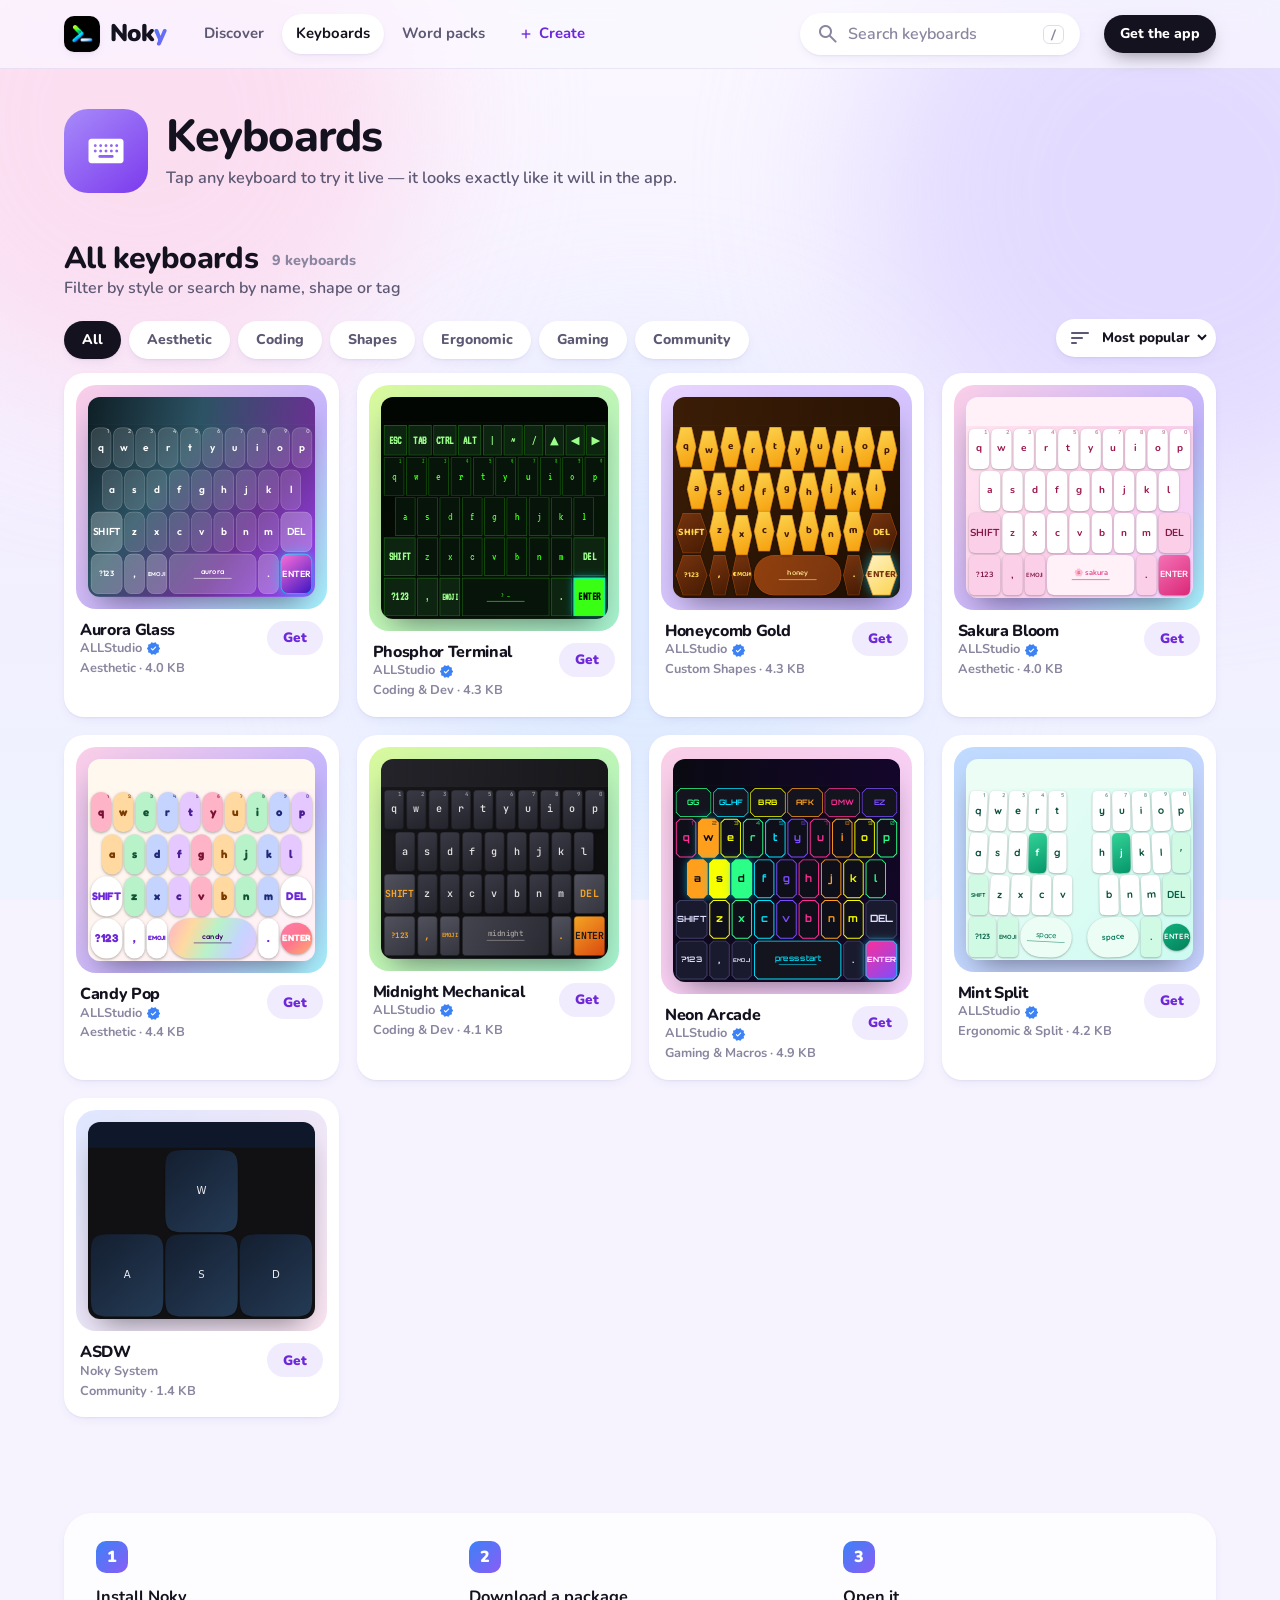
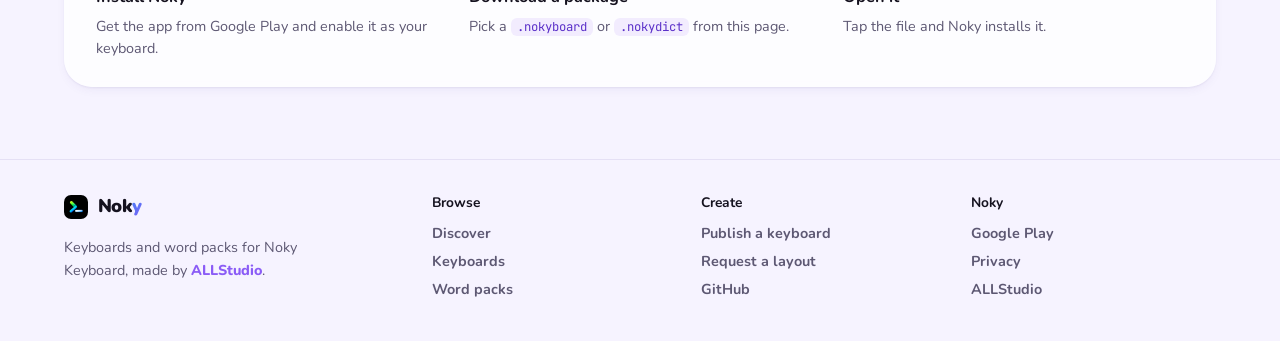
<file: keyboards.html>
<!DOCTYPE html>
<html lang="en">
<head>
    <meta charset="UTF-8">
    <meta name="viewport" content="width=device-width, initial-scale=1.0, viewport-fit=cover">
    <title>Keyboards — Noky Keyboard</title>
    <meta name="description" content="Browse and try every Noky keyboard live in your browser, then install it on Android.">
    <meta name="theme-color" content="#F4F0FF">
    <link rel="canonical" href="https://noky.allstudio.app/keyboards.html">
    <meta property="og:type" content="website">
    <meta property="og:site_name" content="Noky Keyboard">
    <meta property="og:title" content="Keyboards — Noky Keyboard">
    <meta property="og:description" content="Browse and try every Noky keyboard live in your browser, then install it on Android.">
    <meta property="og:url" content="https://noky.allstudio.app/keyboards.html">
    <meta property="og:image" content="https://noky.allstudio.app/icon.png">
    <meta name="twitter:card" content="summary">
    <link rel="icon" type="image/png" href="./icon-192.png">
    <link rel="apple-touch-icon" href="./icon.png">
    <link rel="preconnect" href="https://fonts.googleapis.com">
    <link rel="preconnect" href="https://fonts.gstatic.com" crossorigin>
    <link href="https://fonts.googleapis.com/css2?family=Nunito:wght@500;600;700;800;900&family=JetBrains+Mono:wght@400;500;600&display=swap" rel="stylesheet">
    <!-- Icon subset for the page itself (see README → Icons). Keyboard previews fetch their own icons on demand. -->
    <link href="https://fonts.googleapis.com/css2?family=Material+Symbols+Rounded:opsz,wght,FILL,GRAD@20..48,400..600,0..1,0&icon_names=add,add_circle,arrow_forward,attach_file,auto_awesome,back_hand,block,bolt,check_circle,chevron_right,close,cloud_off,dashboard_customize,delete_sweep,dialpad,download,download_done,edit_note,error,expand_more,explore,fact_check,favorite,fingerprint,function,gpp_maybe,heart_minus,hexagon,horizontal_rule,info,ios_share,keyboard,link,lock,mail,menu_book,new_releases,palette,psychology,publish,rocket_launch,search,search_off,settings,share_off,shield,shield_lock,sort,swap_horiz,task_alt,terminal,upload_file,verified,verified_user,visibility,warning,workspace_premium&display=block" rel="stylesheet">
    <link rel="stylesheet" href="./styles.css?v=211446e5a2">
</head>
<body data-page="keyboards">
    <a class="skip-link" href="#main">Skip to content</a>
    <div class="backdrop-blobs" aria-hidden="true"><span></span><span></span><span></span></div>

    <header class="topbar">
        <div class="container topbar-row">
            <a href="./" class="brand" aria-label="Noky home">
                <img src="./icon-192.png" alt="" class="brand-icon" width="36" height="36">
                <span class="wordmark">Nok<span class="y">y</span></span>
            </a>
            <nav class="topnav" aria-label="Main">
                <a href="./">Discover</a>
                <a href="./keyboards.html" aria-current="page">Keyboards</a>
                <a href="./word-packs.html">Word packs</a>
                <a href="./create.html" class="nav-create"><span class="material-symbols-rounded" aria-hidden="true">add</span>Create</a>
            </nav>
            <label class="search">
                <span class="material-symbols-rounded" aria-hidden="true">search</span>
                <input type="search" id="kbdSearchInput" placeholder="Search keyboards" aria-label="Search keyboards" autocomplete="off" enterkeyhint="search">
                <kbd class="slash" aria-hidden="true">/</kbd>
            </label>
            <a href="https://play.google.com/store/apps/details?id=app.allstudio.noky" target="_blank" rel="noopener noreferrer" class="btn btn-ink btn-sm get-app">
                Get the app
            </a>
        </div>
    </header>

    <main id="main">
        <section class="page-head">
            <div class="container page-head-row">
                <span class="squircle lg c-purple"><span class="material-symbols-rounded filled">keyboard</span></span>
                <div>
                    <h1>Keyboards</h1>
                    <p>Tap any keyboard to try it live — it looks exactly like it will in the app.</p>
                </div>
            </div>
        </section>

        <section class="section" id="keyboards">
            <div class="container">
                <div class="section-head">
                    <div>
                        <h2>All keyboards <span id="kbdResultCount" class="count"></span></h2>
                        <p>Filter by style or search by name, shape or tag</p>
                    </div>
                    
                </div>
                <div class="toolbar">
                    <div class="chips" id="kbdCategoryPills" role="tablist" aria-label="Keyboard categories">
                        <button type="button" class="chip active" data-category="ALL" aria-selected="true">All</button>
                        <button type="button" class="chip" data-category="Aesthetic">Aesthetic</button>
                        <button type="button" class="chip" data-category="Coding &amp; Dev">Coding</button>
                        <button type="button" class="chip" data-category="Custom Shapes">Shapes</button>
                        <button type="button" class="chip" data-category="Ergonomic &amp; Split">Ergonomic</button>
                        <button type="button" class="chip" data-category="Gaming &amp; Macros">Gaming</button>
                        <button type="button" class="chip" data-category="Community">Community</button>
                    </div>
                    <label class="sort">
                        <span class="material-symbols-rounded" aria-hidden="true">sort</span>
                        <select id="kbdSort" aria-label="Sort keyboards">
                            <option value="popular">Most popular</option>
                            <option value="liked">Most liked</option>
                            <option value="name">A–Z</option>
                        </select>
                    </label>
                </div>
                <div id="keyboardsGrid" class="kbd-grid" aria-live="polite"></div>
            </div>
        </section>

        <!-- How to install -->
        <section class="section">
            <div class="container">
                <div class="steps">
                    <div class="step"><span class="step-n">1</span><strong>Install Noky</strong><span>Get the app from Google Play and enable it as your keyboard.</span></div>
                    <div class="step"><span class="step-n">2</span><strong>Download a package</strong><span>Pick a <code>.nokyboard</code> or <code>.nokydict</code> from this page.</span></div>
                    <div class="step"><span class="step-n">3</span><strong>Open it</strong><span>Tap the file and Noky installs it.</span></div>
                </div>
            </div>
        </section>
    </main>

    <!-- Keyboard details sheet -->
    <div id="previewModalBackdrop" class="sheet-backdrop" role="dialog" aria-modal="true" aria-labelledby="previewModalTitle" hidden>
        <div class="sheet">
            <button type="button" id="closePreviewModalBtn" class="icon-btn sheet-close" aria-label="Close">
                <span class="material-symbols-rounded">close</span>
            </button>

            <div class="sheet-head">
                <span id="previewModalIcon" class="squircle lg c-purple"><span class="material-symbols-rounded filled">keyboard</span></span>
                <div class="sheet-title">
                    <h3 id="previewModalTitle">Keyboard</h3>
                    <p class="dev"><span id="previewModalAuthorBadge">ALLStudio</span> <span id="previewModalVerified" class="material-symbols-rounded filled verified" title="Official ALLStudio package">verified</span> · <span id="previewModalCategory"></span></p>
                </div>
                <div class="sheet-actions">
                    <button type="button" id="likeKeyboardBtn" class="btn btn-soft like-btn" aria-pressed="false" aria-label="Like this keyboard" hidden>
                        <span class="material-symbols-rounded">favorite</span><span class="like-count">0</span>
                    </button>
                    <div class="share-wrap" id="shareWrap">
                        <button type="button" id="shareKeyboardBtn" class="btn btn-soft share-btn" aria-haspopup="menu" aria-expanded="false" aria-controls="shareMenu">
                            <span class="material-symbols-rounded">ios_share</span><span class="label">Share</span>
                        </button>
                        <div id="shareMenu" class="share-menu" role="menu" hidden>
                            <div class="share-head">
                                <strong>Share this keyboard</strong>
                                <span class="mono" data-share-url></span>
                            </div>
                            <button type="button" class="share-item primary" data-copy-link role="menuitem"><span class="material-symbols-rounded">link</span>Copy link</button>
                            <div class="share-grid">
                                <a class="share-app" data-share="whatsapp" href="#" target="_blank" rel="noopener noreferrer" role="menuitem"><span class="dot wa"><svg viewBox="0 0 24 24" aria-hidden="true"><path fill="currentColor" d="M12 2a10 10 0 0 0-8.6 15.1L2 22l5-1.3A10 10 0 1 0 12 2Zm5.3 14.1c-.2.6-1.3 1.2-1.8 1.3-.5.1-1 .1-3.3-.8-2.8-1.2-4.6-4-4.7-4.2-.1-.2-1.1-1.5-1.1-2.9s.7-2 1-2.3c.2-.3.5-.3.7-.3h.5c.2 0 .4 0 .6.5l.9 2.1c.1.2.1.4 0 .5l-.3.5-.4.4c-.1.1-.3.3-.1.6.2.3.8 1.3 1.7 2.1 1.2 1 2.1 1.3 2.4 1.5.3.1.5.1.6-.1l.9-1.1c.2-.3.4-.2.6-.1l2 1c.3.1.5.2.5.3.1.2.1.7-.1 1.3Z"/></svg></span>WhatsApp</a>
                                <a class="share-app" data-share="telegram" href="#" target="_blank" rel="noopener noreferrer" role="menuitem"><span class="dot tg"><svg viewBox="0 0 24 24" aria-hidden="true"><path fill="currentColor" d="M21.6 4.2 2.9 11.4c-1.3.5-1.3 1.2-.2 1.6l4.8 1.5 1.8 5.6c.2.6.1.9.8.9.5 0 .7-.2 1-.5l2.4-2.3 4.9 3.6c.9.5 1.6.2 1.8-.8l3.2-15.1c.3-1.3-.5-1.9-1.8-1.3ZM8 14.1l10.3-6.5c.5-.3.9-.1.6.2l-8.8 8-.3 3.6L8 14.1Z"/></svg></span>Telegram</a>
                                <a class="share-app" data-share="x" href="#" target="_blank" rel="noopener noreferrer" role="menuitem"><span class="dot xx"><svg viewBox="0 0 24 24" aria-hidden="true"><path fill="currentColor" d="M17.8 3h3.1l-6.8 7.7 8 10.3h-6.2l-4.9-6.3L5.4 21H2.3l7.2-8.3L1.8 3h6.4l4.4 5.8L17.8 3Zm-1.1 16.2h1.7L7.4 4.7H5.6l11.1 14.5Z"/></svg></span>X</a>
                                <a class="share-app" data-share="reddit" href="#" target="_blank" rel="noopener noreferrer" role="menuitem"><span class="dot rd"><svg viewBox="0 0 24 24" aria-hidden="true"><path fill="currentColor" d="M22 12.1a2.2 2.2 0 0 0-3.7-1.6 10.8 10.8 0 0 0-5.8-1.8l1-4.6 3.2.7a1.6 1.6 0 1 0 .2-1l-3.6-.8a.5.5 0 0 0-.6.4l-1.1 5.3c-2.2 0-4.3.7-5.9 1.8a2.2 2.2 0 1 0-2.4 3.6v.6c0 3.4 3.9 6.1 8.8 6.1s8.8-2.7 8.8-6.1v-.6A2.2 2.2 0 0 0 22 12.1ZM7 13.7a1.6 1.6 0 1 1 3.1 0 1.6 1.6 0 0 1-3.1 0Zm8.8 4.1a5.7 5.7 0 0 1-3.8 1.2 5.7 5.7 0 0 1-3.8-1.2.4.4 0 0 1 .6-.6 4.9 4.9 0 0 0 3.2 1 4.9 4.9 0 0 0 3.2-1 .4.4 0 1 1 .6.6Zm-.3-2.5a1.6 1.6 0 1 1 0-3.2 1.6 1.6 0 0 1 0 3.2Z"/></svg></span>Reddit</a>
                                <a class="share-app" data-share="email" href="#" role="menuitem"><span class="dot em"><span class="material-symbols-rounded">mail</span></span>Email</a>
                                <button type="button" class="share-app" data-copy-file role="menuitem"><span class="dot fl"><span class="material-symbols-rounded">attach_file</span></span>File link</button>
                            </div>
                        </div>
                    </div>
                    <a id="previewModalDownloadBtn" href="#" download class="btn btn-ink" data-dl="">
                        <span class="material-symbols-rounded">download</span>Get
                    </a>
                </div>
            </div>

            <div id="previewModalStats" class="stat-strip compact"></div>

            <div class="try-panel">
                <div class="try-bar">
                    <span class="try-label">Try it</span>
                    <span id="modalSandboxText" class="mono try-text"></span>
                    <span id="modalSandboxNote" class="try-note" hidden></span>
                    <button type="button" id="modalSandboxClearBtn" class="btn btn-ghost btn-xs">Clear</button>
                </div>
                <div id="modalLayerTabs" class="chips small"></div>
                <div class="stage-wrap">
                    <div id="modalKeyboardStage" class="kbd-stage"></div>
                    <div id="altPopover" class="alt-popover" hidden></div>
                </div>
                <div id="modalKeyInspector" class="key-inspector" aria-live="polite">Tap or hold a key to see what it does.</div>
            </div>

            <div class="sheet-body">
                <div>
                    <h4>About this keyboard</h4>
                    <p id="previewModalDesc"></p>
                    <div id="previewModalTags" class="tag-row"></div>
                </div>
                <div class="pkg-info">
                    <h4>Package</h4>
                    <dl>
                        <dt>ID</dt><dd id="previewModalIdBadge" class="mono"></dd>
                        <dt>File</dt><dd id="previewModalFile" class="mono"></dd>
                        <dt>Checksum</dt><dd id="previewModalSha" class="mono sha"></dd>
                    </dl>
                </div>
            </div>
        </div>
    </div>

    <footer class="footer">
        <div class="container footer-grid">
            <div class="footer-brand">
                <a href="./" class="brand small"><img src="./icon-192.png" alt="" width="24" height="24"><span class="wordmark">Nok<span class="y">y</span></span></a>
                <p>Keyboards and word packs for Noky Keyboard, made by <a href="https://allstudio.app">ALLStudio</a>.</p>
            </div>
            <nav class="footer-col" aria-label="Browse">
                <strong>Browse</strong>
                <a href="./">Discover</a>
                <a href="./keyboards.html">Keyboards</a>
                <a href="./word-packs.html">Word packs</a>
            </nav>
            <nav class="footer-col" aria-label="Create">
                <strong>Create</strong>
                <a href="./create.html">Publish a keyboard</a>
                <a href="./create.html#request">Request a layout</a>
                <a href="https://github.com/alllifelevel/noky" target="_blank" rel="noopener noreferrer">GitHub</a>
            </nav>
            <nav class="footer-col" aria-label="Noky">
                <strong>Noky</strong>
                <a href="https://play.google.com/store/apps/details?id=app.allstudio.noky" target="_blank" rel="noopener noreferrer">Google Play</a>
                <a href="./privacy-policy.html">Privacy</a>
                <a href="https://allstudio.app">ALLStudio</a>
            </nav>
        </div>
    </footer>

    <nav class="tabbar" aria-label="Main">
        <a href="./"><span class="material-symbols-rounded" aria-hidden="true">explore</span><span>Discover</span></a>
        <a href="./keyboards.html" aria-current="page"><span class="material-symbols-rounded filled" aria-hidden="true">keyboard</span><span>Keyboards</span></a>
        <a href="./word-packs.html"><span class="material-symbols-rounded" aria-hidden="true">menu_book</span><span>Word packs</span></a>
        <a href="./create.html"><span class="material-symbols-rounded" aria-hidden="true">add_circle</span><span>Create</span></a>
    </nav>

    <div id="toast" class="toast" role="status" aria-live="polite"></div>

    <script src="./config.js?v=545b704571" defer></script>
    <script src="./stats.js?v=38d0a9556a" defer></script>
    <script src="./key-icons.js?v=28508726af" defer></script>
    <script src="./renderer.js?v=bbb91b7966" defer></script>
    <script src="./app.js?v=547b33a394" defer></script>
</body>
</html>
</file>
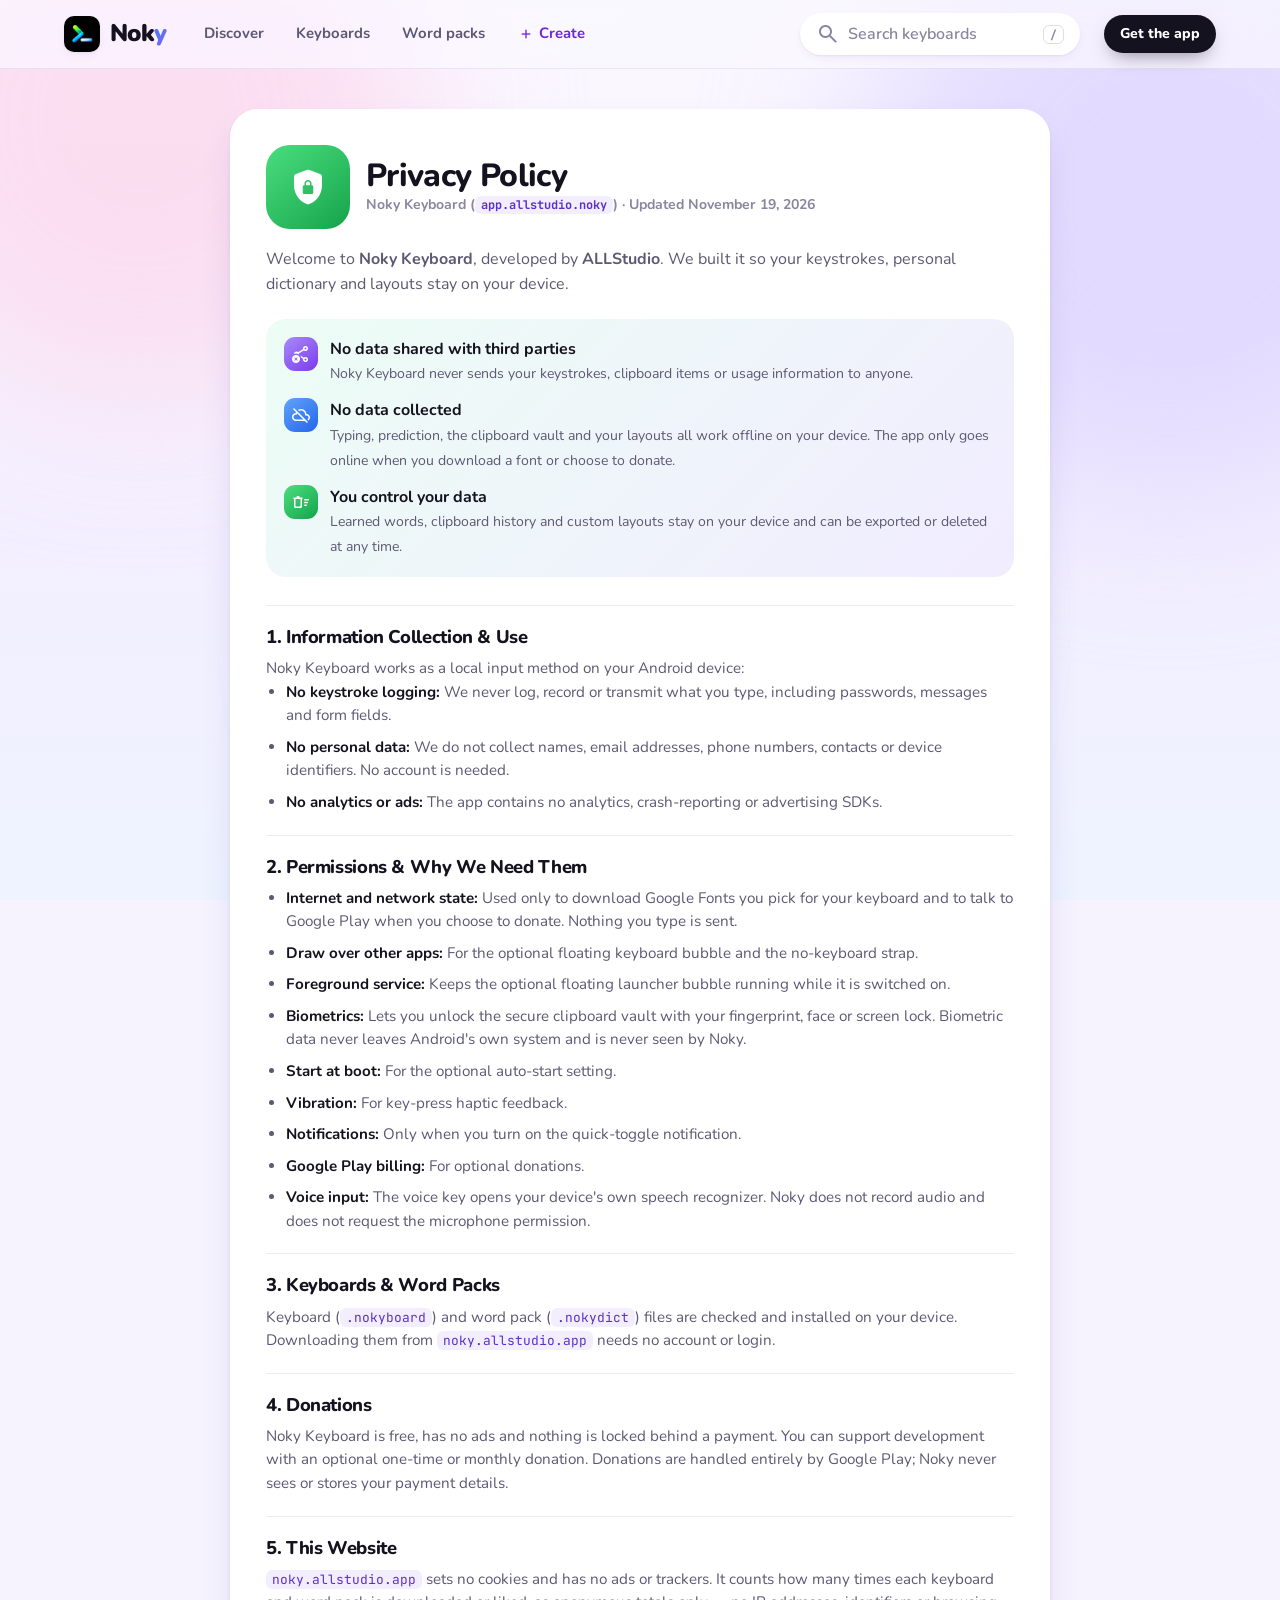
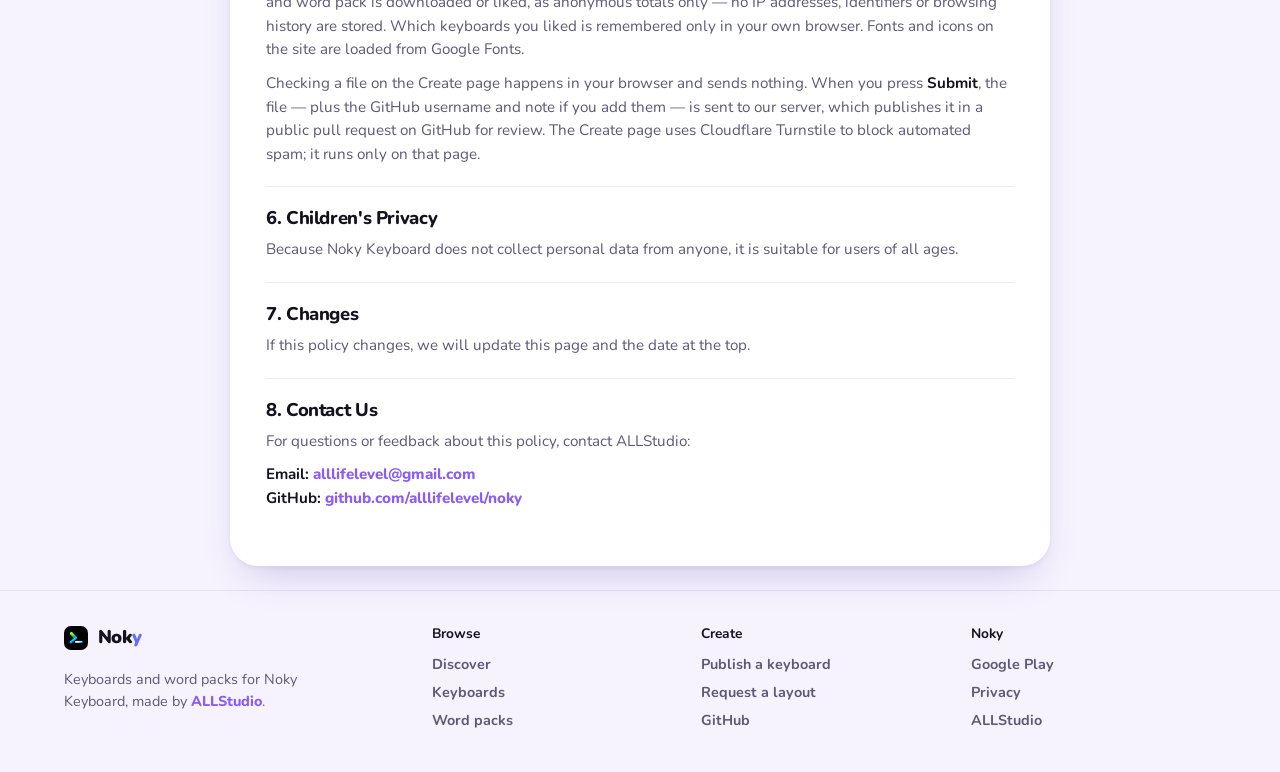
<file: privacy-policy.html>
<!DOCTYPE html>
<html lang="en">
<head>
    <meta charset="UTF-8">
    <meta name="viewport" content="width=device-width, initial-scale=1.0">
    <title>Noky — Privacy Policy</title>
    <meta name="description" content="Data Safety and Privacy Policy for Noky Keyboard on Android. 100% offline core typing, zero keystroke logging, and zero third-party data sharing.">
    <meta name="theme-color" content="#F4F0FF">
    <link rel="icon" type="image/png" href="./icon-192.png">
    <link rel="apple-touch-icon" href="./icon.png">
    <link rel="preconnect" href="https://fonts.googleapis.com">
    <link rel="preconnect" href="https://fonts.gstatic.com" crossorigin>
    <link href="https://fonts.googleapis.com/css2?family=Nunito:wght@500;600;700;800;900&family=JetBrains+Mono:wght@400;500;600&display=swap" rel="stylesheet">
    <!-- Icon subset for the page itself (see README → Icons). Keyboard previews fetch their own icons on demand. -->
    <link href="https://fonts.googleapis.com/css2?family=Material+Symbols+Rounded:opsz,wght,FILL,GRAD@20..48,400..600,0..1,0&icon_names=add,add_circle,arrow_forward,attach_file,auto_awesome,back_hand,block,bolt,check_circle,chevron_right,close,cloud_off,dashboard_customize,delete_sweep,dialpad,download,download_done,edit_note,error,expand_more,explore,fact_check,favorite,fingerprint,function,gpp_maybe,heart_minus,hexagon,horizontal_rule,info,ios_share,keyboard,link,lock,mail,menu_book,new_releases,palette,psychology,publish,rocket_launch,search,search_off,settings,share_off,shield,shield_lock,sort,swap_horiz,task_alt,terminal,upload_file,verified,verified_user,visibility,warning,workspace_premium&display=block" rel="stylesheet">
    <link rel="stylesheet" href="./styles.css?v=211446e5a2">
</head>
<body>
    <div class="backdrop-blobs" aria-hidden="true"><span></span><span></span><span></span></div>

    <header class="topbar">
        <div class="container topbar-row">
            <a href="./" class="brand" aria-label="Noky home">
                <img src="./icon-192.png" alt="" class="brand-icon" width="36" height="36">
                <span class="wordmark">Nok<span class="y">y</span></span>
            </a>
            <nav class="topnav" aria-label="Main">
                <a href="./">Discover</a>
                <a href="./keyboards.html">Keyboards</a>
                <a href="./word-packs.html">Word packs</a>
                <a href="./create.html" class="nav-create"><span class="material-symbols-rounded" aria-hidden="true">add</span>Create</a>
            </nav>
            <label class="search">
                <span class="material-symbols-rounded" aria-hidden="true">search</span>
                <input type="search" id="kbdSearchInput" placeholder="Search keyboards" aria-label="Search keyboards" autocomplete="off" enterkeyhint="search">
                <kbd class="slash" aria-hidden="true">/</kbd>
            </label>
            <a href="https://play.google.com/store/apps/details?id=app.allstudio.noky" target="_blank" rel="noopener noreferrer" class="btn btn-ink btn-sm get-app">
                Get the app
            </a>
        </div>
    </header>

    <main id="main" class="container">
        <article class="policy policy-sheet">
            <div class="policy-head">
                <span class="squircle lg c-green"><span class="material-symbols-rounded filled">shield_lock</span></span>
                <div>
                    <h1>Privacy Policy</h1>
                    <p>Noky Keyboard (<code>app.allstudio.noky</code>) · Updated November 19, 2026</p>
                </div>
            </div>

            <p class="policy-intro">
                Welcome to <strong>Noky Keyboard</strong>, developed by <strong>ALLStudio</strong>. We built it so your keystrokes, personal dictionary and layouts stay on your device.
            </p>

            <div class="safety-box" aria-label="Data safety summary">
                <div class="safety-item">
                    <span class="squircle sm c-purple"><span class="material-symbols-rounded">share_off</span></span>
                    <div>
                        <strong>No data shared with third parties</strong>
                        <span>Noky Keyboard never sends your keystrokes, clipboard items or usage information to anyone.</span>
                    </div>
                </div>
                <div class="safety-item">
                    <span class="squircle sm c-blue"><span class="material-symbols-rounded">cloud_off</span></span>
                    <div>
                        <strong>No data collected</strong>
                        <span>Typing, prediction, the clipboard vault and your layouts all work offline on your device. The app only goes online when you download a font or choose to donate.</span>
                    </div>
                </div>
                <div class="safety-item">
                    <span class="squircle sm c-green"><span class="material-symbols-rounded">delete_sweep</span></span>
                    <div>
                        <strong>You control your data</strong>
                        <span>Learned words, clipboard history and custom layouts stay on your device and can be exported or deleted at any time.</span>
                    </div>
                </div>
            </div>

            <section class="policy-sec">
                <h2>1. Information Collection &amp; Use</h2>
                <p>Noky Keyboard works as a local input method on your Android device:</p>
                <ul>
                    <li><strong>No keystroke logging:</strong> We never log, record or transmit what you type, including passwords, messages and form fields.</li>
                    <li><strong>No personal data:</strong> We do not collect names, email addresses, phone numbers, contacts or device identifiers. No account is needed.</li>
                    <li><strong>No analytics or ads:</strong> The app contains no analytics, crash-reporting or advertising SDKs.</li>
                </ul>
            </section>

            <section class="policy-sec">
                <h2>2. Permissions &amp; Why We Need Them</h2>
                <ul>
                    <li><strong>Internet and network state:</strong> Used only to download Google Fonts you pick for your keyboard and to talk to Google Play when you choose to donate. Nothing you type is sent.</li>
                    <li><strong>Draw over other apps:</strong> For the optional floating keyboard bubble and the no-keyboard strap.</li>
                    <li><strong>Foreground service:</strong> Keeps the optional floating launcher bubble running while it is switched on.</li>
                    <li><strong>Biometrics:</strong> Lets you unlock the secure clipboard vault with your fingerprint, face or screen lock. Biometric data never leaves Android's own system and is never seen by Noky.</li>
                    <li><strong>Start at boot:</strong> For the optional auto-start setting.</li>
                    <li><strong>Vibration:</strong> For key-press haptic feedback.</li>
                    <li><strong>Notifications:</strong> Only when you turn on the quick-toggle notification.</li>
                    <li><strong>Google Play billing:</strong> For optional donations.</li>
                    <li><strong>Voice input:</strong> The voice key opens your device's own speech recognizer. Noky does not record audio and does not request the microphone permission.</li>
                </ul>
            </section>

            <section class="policy-sec">
                <h2>3. Keyboards &amp; Word Packs</h2>
                <p>Keyboard (<code>.nokyboard</code>) and word pack (<code>.nokydict</code>) files are checked and installed on your device. Downloading them from <code>noky.allstudio.app</code> needs no account or login.</p>
            </section>

            <section class="policy-sec">
                <h2>4. Donations</h2>
                <p>Noky Keyboard is free, has no ads and nothing is locked behind a payment. You can support development with an optional one-time or monthly donation. Donations are handled entirely by Google Play; Noky never sees or stores your payment details.</p>
            </section>

            <section class="policy-sec">
                <h2>5. This Website</h2>
                <p><code>noky.allstudio.app</code> sets no cookies and has no ads or trackers. It counts how many times each keyboard and word pack is downloaded or liked, as anonymous totals only — no IP addresses, identifiers or browsing history are stored. Which keyboards you liked is remembered only in your own browser. Fonts and icons on the site are loaded from Google Fonts.</p>
                <p>Checking a file on the Create page happens in your browser and sends nothing. When you press <strong>Submit</strong>, the file — plus the GitHub username and note if you add them — is sent to our server, which publishes it in a public pull request on GitHub for review. The Create page uses Cloudflare Turnstile to block automated spam; it runs only on that page.</p>
            </section>

            <section class="policy-sec">
                <h2>6. Children's Privacy</h2>
                <p>Because Noky Keyboard does not collect personal data from anyone, it is suitable for users of all ages.</p>
            </section>

            <section class="policy-sec">
                <h2>7. Changes</h2>
                <p>If this policy changes, we will update this page and the date at the top.</p>
            </section>

            <section class="policy-sec">
                <h2>8. Contact Us</h2>
                <p>For questions or feedback about this policy, contact ALLStudio:</p>
                <p>
                    <strong>Email:</strong> <a href="mailto:alllifelevel@gmail.com">alllifelevel@gmail.com</a><br>
                    <strong>GitHub:</strong> <a href="https://github.com/alllifelevel/noky" target="_blank" rel="noopener noreferrer">github.com/alllifelevel/noky</a>
                </p>
            </section>
        </article>
    </main>

    <footer class="footer">
        <div class="container footer-grid">
            <div class="footer-brand">
                <a href="./" class="brand small"><img src="./icon-192.png" alt="" width="24" height="24"><span class="wordmark">Nok<span class="y">y</span></span></a>
                <p>Keyboards and word packs for Noky Keyboard, made by <a href="https://allstudio.app">ALLStudio</a>.</p>
            </div>
            <nav class="footer-col" aria-label="Browse">
                <strong>Browse</strong>
                <a href="./">Discover</a>
                <a href="./keyboards.html">Keyboards</a>
                <a href="./word-packs.html">Word packs</a>
            </nav>
            <nav class="footer-col" aria-label="Create">
                <strong>Create</strong>
                <a href="./create.html">Publish a keyboard</a>
                <a href="./create.html#request">Request a layout</a>
                <a href="https://github.com/alllifelevel/noky" target="_blank" rel="noopener noreferrer">GitHub</a>
            </nav>
            <nav class="footer-col" aria-label="Noky">
                <strong>Noky</strong>
                <a href="https://play.google.com/store/apps/details?id=app.allstudio.noky" target="_blank" rel="noopener noreferrer">Google Play</a>
                <a href="./privacy-policy.html">Privacy</a>
                <a href="https://allstudio.app">ALLStudio</a>
            </nav>
        </div>
    </footer>
    <nav class="tabbar" aria-label="Main">
        <a href="./"><span class="material-symbols-rounded" aria-hidden="true">explore</span><span>Discover</span></a>
        <a href="./keyboards.html"><span class="material-symbols-rounded" aria-hidden="true">keyboard</span><span>Keyboards</span></a>
        <a href="./word-packs.html"><span class="material-symbols-rounded" aria-hidden="true">menu_book</span><span>Word packs</span></a>
        <a href="./create.html"><span class="material-symbols-rounded" aria-hidden="true">add_circle</span><span>Create</span></a>
    </nav>
    <script>
        document.getElementById("kbdSearchInput")?.addEventListener("keydown", function (e) {
            if (e.key === "Enter") location.href = "./keyboards.html" + (this.value.trim() ? "?q=" + encodeURIComponent(this.value.trim()) : "");
        });
    </script>
</body>
</html>
</file>
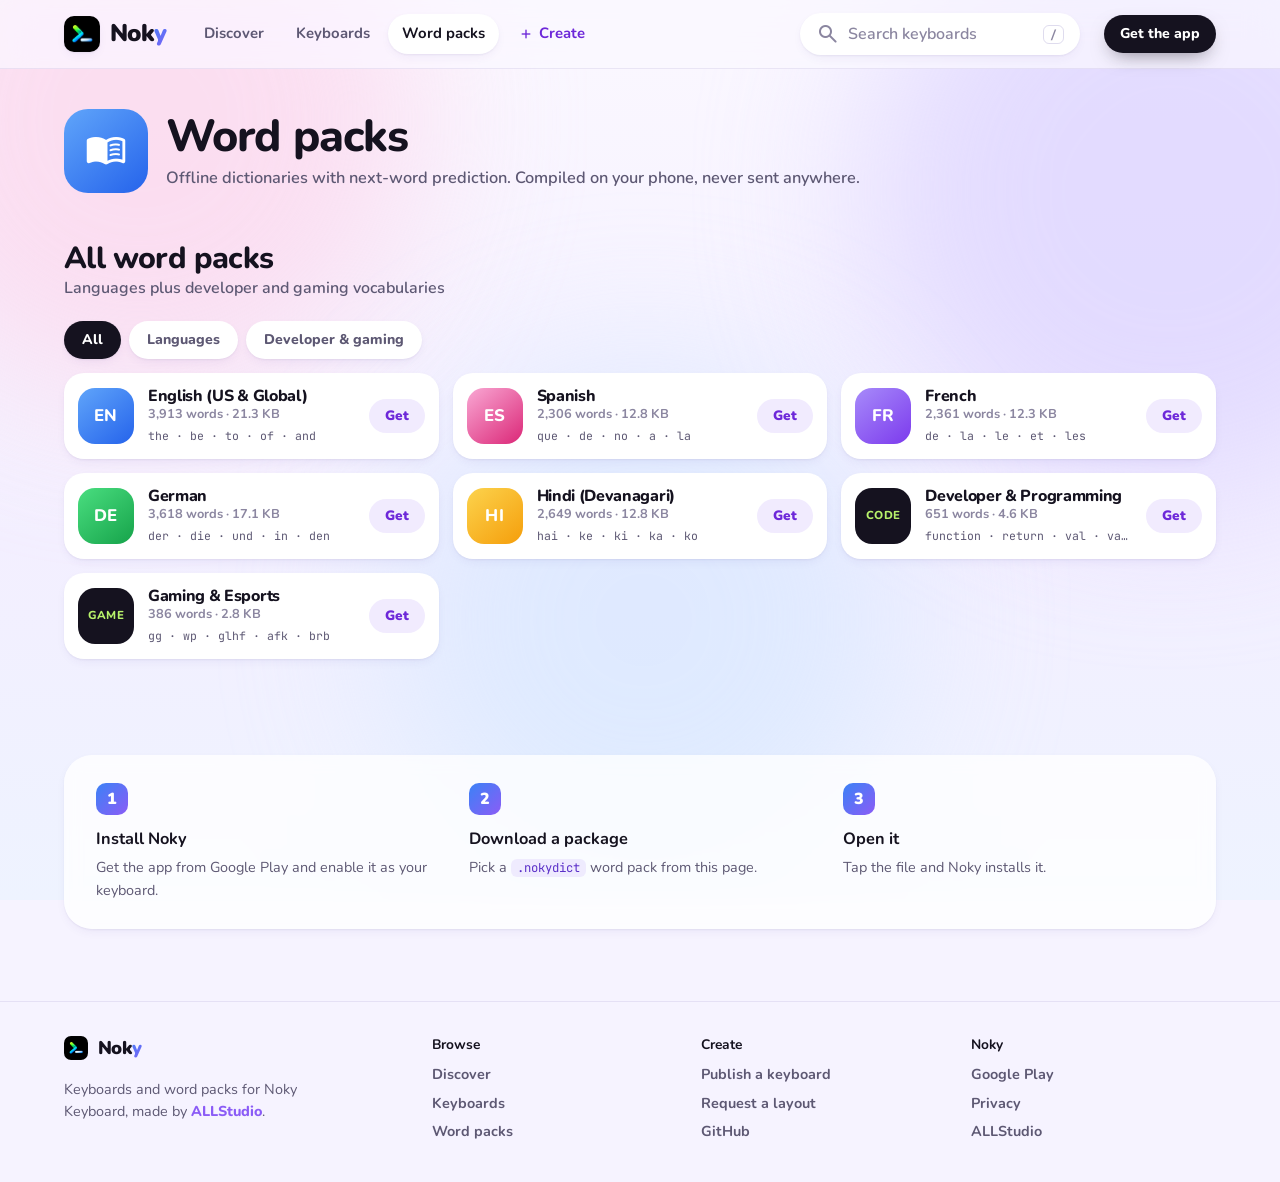
<file: word-packs.html>
<!DOCTYPE html>
<html lang="en">
<head>
    <meta charset="UTF-8">
    <meta name="viewport" content="width=device-width, initial-scale=1.0, viewport-fit=cover">
    <title>Word packs — Noky Keyboard</title>
    <meta name="description" content="Offline dictionaries with next-word prediction for Noky Keyboard. Download and open on Android.">
    <meta name="theme-color" content="#F4F0FF">
    <link rel="canonical" href="https://noky.allstudio.app/word-packs.html">
    <meta property="og:type" content="website">
    <meta property="og:site_name" content="Noky Keyboard">
    <meta property="og:title" content="Word packs — Noky Keyboard">
    <meta property="og:description" content="Offline dictionaries with next-word prediction for Noky Keyboard. Download and open on Android.">
    <meta property="og:url" content="https://noky.allstudio.app/word-packs.html">
    <meta property="og:image" content="https://noky.allstudio.app/icon.png">
    <meta name="twitter:card" content="summary">
    <link rel="icon" type="image/png" href="./icon-192.png">
    <link rel="apple-touch-icon" href="./icon.png">
    <link rel="preconnect" href="https://fonts.googleapis.com">
    <link rel="preconnect" href="https://fonts.gstatic.com" crossorigin>
    <link href="https://fonts.googleapis.com/css2?family=Nunito:wght@500;600;700;800;900&family=JetBrains+Mono:wght@400;500;600&display=swap" rel="stylesheet">
    <!-- Icon subset for the page itself (see README → Icons). Keyboard previews fetch their own icons on demand. -->
    <link href="https://fonts.googleapis.com/css2?family=Material+Symbols+Rounded:opsz,wght,FILL,GRAD@20..48,400..600,0..1,0&icon_names=add,add_circle,arrow_forward,attach_file,auto_awesome,back_hand,block,bolt,check_circle,chevron_right,close,cloud_off,dashboard_customize,delete_sweep,dialpad,download,download_done,edit_note,error,expand_more,explore,fact_check,favorite,fingerprint,function,gpp_maybe,heart_minus,hexagon,horizontal_rule,info,ios_share,keyboard,link,lock,mail,menu_book,new_releases,palette,psychology,publish,rocket_launch,search,search_off,settings,share_off,shield,shield_lock,sort,swap_horiz,task_alt,terminal,upload_file,verified,verified_user,visibility,warning,workspace_premium&display=block" rel="stylesheet">
    <link rel="stylesheet" href="./styles.css?v=211446e5a2">
</head>
<body data-page="word-packs">
    <a class="skip-link" href="#main">Skip to content</a>
    <div class="backdrop-blobs" aria-hidden="true"><span></span><span></span><span></span></div>

    <header class="topbar">
        <div class="container topbar-row">
            <a href="./" class="brand" aria-label="Noky home">
                <img src="./icon-192.png" alt="" class="brand-icon" width="36" height="36">
                <span class="wordmark">Nok<span class="y">y</span></span>
            </a>
            <nav class="topnav" aria-label="Main">
                <a href="./">Discover</a>
                <a href="./keyboards.html">Keyboards</a>
                <a href="./word-packs.html" aria-current="page">Word packs</a>
                <a href="./create.html" class="nav-create"><span class="material-symbols-rounded" aria-hidden="true">add</span>Create</a>
            </nav>
            <label class="search">
                <span class="material-symbols-rounded" aria-hidden="true">search</span>
                <input type="search" id="kbdSearchInput" placeholder="Search keyboards" aria-label="Search keyboards" autocomplete="off" enterkeyhint="search">
                <kbd class="slash" aria-hidden="true">/</kbd>
            </label>
            <a href="https://play.google.com/store/apps/details?id=app.allstudio.noky" target="_blank" rel="noopener noreferrer" class="btn btn-ink btn-sm get-app">
                Get the app
            </a>
        </div>
    </header>

    <main id="main">
        <section class="page-head">
            <div class="container page-head-row">
                <span class="squircle lg c-blue"><span class="material-symbols-rounded filled">menu_book</span></span>
                <div>
                    <h1>Word packs</h1>
                    <p>Offline dictionaries with next-word prediction. Compiled on your phone, never sent anywhere.</p>
                </div>
            </div>
        </section>

        <section class="section" id="dictionaries">
            <div class="container">
                <div class="section-head">
                    <div>
                        <h2>All word packs</h2>
                        <p>Languages plus developer and gaming vocabularies</p>
                    </div>
                    
                </div>
                <div class="chips" id="dictCategoryPills" role="tablist" aria-label="Dictionary categories">
                    <button type="button" class="chip active" data-dict-cat="ALL">All</button>
                    <button type="button" class="chip" data-dict-cat="LANGUAGE">Languages</button>
                    <button type="button" class="chip" data-dict-cat="SPECIALTY">Developer &amp; gaming</button>
                </div>
                <div id="dictionariesGrid" class="dict-grid" aria-live="polite"></div>
                <div id="dictionariesGrid" class="dict-grid" aria-live="polite"></div>
            </div>
        </section>

        <!-- How to install -->
        <section class="section">
            <div class="container">
                <div class="steps">
                    <div class="step"><span class="step-n">1</span><strong>Install Noky</strong><span>Get the app from Google Play and enable it as your keyboard.</span></div>
                    <div class="step"><span class="step-n">2</span><strong>Download a package</strong><span>Pick a <code>.nokydict</code> word pack from this page.</span></div>
                    <div class="step"><span class="step-n">3</span><strong>Open it</strong><span>Tap the file and Noky installs it.</span></div>
                </div>
            </div>
        </section>
    </main>

    <footer class="footer">
        <div class="container footer-grid">
            <div class="footer-brand">
                <a href="./" class="brand small"><img src="./icon-192.png" alt="" width="24" height="24"><span class="wordmark">Nok<span class="y">y</span></span></a>
                <p>Keyboards and word packs for Noky Keyboard, made by <a href="https://allstudio.app">ALLStudio</a>.</p>
            </div>
            <nav class="footer-col" aria-label="Browse">
                <strong>Browse</strong>
                <a href="./">Discover</a>
                <a href="./keyboards.html">Keyboards</a>
                <a href="./word-packs.html">Word packs</a>
            </nav>
            <nav class="footer-col" aria-label="Create">
                <strong>Create</strong>
                <a href="./create.html">Publish a keyboard</a>
                <a href="./create.html#request">Request a layout</a>
                <a href="https://github.com/alllifelevel/noky" target="_blank" rel="noopener noreferrer">GitHub</a>
            </nav>
            <nav class="footer-col" aria-label="Noky">
                <strong>Noky</strong>
                <a href="https://play.google.com/store/apps/details?id=app.allstudio.noky" target="_blank" rel="noopener noreferrer">Google Play</a>
                <a href="./privacy-policy.html">Privacy</a>
                <a href="https://allstudio.app">ALLStudio</a>
            </nav>
        </div>
    </footer>

    <nav class="tabbar" aria-label="Main">
        <a href="./"><span class="material-symbols-rounded" aria-hidden="true">explore</span><span>Discover</span></a>
        <a href="./keyboards.html"><span class="material-symbols-rounded" aria-hidden="true">keyboard</span><span>Keyboards</span></a>
        <a href="./word-packs.html" aria-current="page"><span class="material-symbols-rounded filled" aria-hidden="true">menu_book</span><span>Word packs</span></a>
        <a href="./create.html"><span class="material-symbols-rounded" aria-hidden="true">add_circle</span><span>Create</span></a>
    </nav>

    <div id="toast" class="toast" role="status" aria-live="polite"></div>

    <script src="./config.js?v=545b704571" defer></script>
    <script src="./stats.js?v=38d0a9556a" defer></script>
    <script src="./key-icons.js?v=28508726af" defer></script>
    <script src="./renderer.js?v=bbb91b7966" defer></script>
    <script src="./app.js?v=547b33a394" defer></script>
</body>
</html>
</file>
<file: styles.css>
/* Noky — Playful Technical / Soft Neumorphism */
:root {
    --ink: #15121f;
    --ink-2: #2a2638;
    --text: #1d1a2b;
    --text-2: #5d5873;
    --text-3: #8b86a0;
    --bg: #f6f3ff;
    --card: rgba(255, 255, 255, 0.78);
    --card-solid: #ffffff;
    --line: rgba(80, 60, 160, 0.10);
    --line-2: rgba(80, 60, 160, 0.18);

    --blue: #3b82f6;
    --purple: #8b5cf6;
    --pink: #ec4899;
    --green: #22c55e;
    --amber: #f59e0b;
    --danger: #e11d48;
    --grad-y: linear-gradient(135deg, #3b82f6 0%, #8b5cf6 100%);

    --sh-1: 0 1px 2px rgba(50, 30, 110, 0.06), 0 4px 12px -4px rgba(70, 50, 150, 0.10);
    --sh-2: 0 2px 4px rgba(50, 30, 110, 0.05), 0 18px 40px -16px rgba(70, 50, 150, 0.28);
    --sh-3: 0 4px 8px rgba(50, 30, 110, 0.06), 0 32px 64px -24px rgba(70, 50, 150, 0.38);

    --r-sm: 12px;
    --r: 20px;
    --r-lg: 28px;
    --font: "Nunito", system-ui, -apple-system, "Segoe UI", sans-serif;
    --mono: "JetBrains Mono", ui-monospace, Consolas, monospace;
    --ease: cubic-bezier(0.2, 0, 0, 1);
}

*, *::before, *::after { box-sizing: border-box; margin: 0; padding: 0; }
html { scroll-behavior: smooth; scroll-padding-top: 84px; -webkit-text-size-adjust: 100%; }
body {
    font-family: var(--font);
    font-size: 16px;
    line-height: 1.55;
    color: var(--text);
    background: var(--bg);
    -webkit-font-smoothing: antialiased;
}
body.no-scroll { overflow: hidden; }
a { color: inherit; text-decoration: none; }
img, svg { display: block; }
button, input, select, textarea { font: inherit; color: inherit; }
h1, h2, h3, h4 { font-weight: 800; letter-spacing: -0.02em; line-height: 1.15; }
code, .mono { font-family: var(--mono); }
code { font-size: 0.85em; background: rgba(139, 92, 246, 0.10); color: #5b30c9; border-radius: 6px; padding: 1px 6px; }
.muted { color: var(--text-2); }
[hidden] { display: none !important; }
:focus-visible { outline: 3px solid rgba(139, 92, 246, 0.55); outline-offset: 2px; border-radius: 8px; }

.container { width: 100%; max-width: 1200px; margin: 0 auto; padding: 0 24px; }
@media (max-width: 640px) { .container { padding: 0 16px; } }

/* Pastel backdrop */
.backdrop-blobs { position: fixed; inset: 0; z-index: -1; overflow: hidden; pointer-events: none;
    background: linear-gradient(180deg, #fbf8ff 0%, #f3efff 60%, #eef3ff 100%); }
.backdrop-blobs span { position: absolute; border-radius: 50%; filter: blur(80px); opacity: 0.75; }
.backdrop-blobs span:nth-child(1) { width: 560px; height: 560px; left: -140px; top: -160px; background: #fcd6ec; }
.backdrop-blobs span:nth-child(2) { width: 620px; height: 620px; right: -200px; top: -120px; background: #dcd3ff; }
.backdrop-blobs span:nth-child(3) { width: 520px; height: 520px; left: 30%; top: 360px; background: #d3e6ff; opacity: 0.6; }

/* Wordmark */
.wordmark { font-weight: 900; letter-spacing: -0.03em; color: var(--ink); white-space: nowrap; }
.wordmark .y { display: inline-block; background: var(--grad-y); -webkit-background-clip: text; background-clip: text; color: transparent; -webkit-text-fill-color: transparent; padding: 0 0.1em 0.16em 0.02em; margin: 0 -0.1em -0.16em -0.02em; }
.wordmark.xl { font-size: clamp(2.6rem, 6vw, 3.6rem); line-height: 1.08; padding-bottom: 0.04em; }

/* Buttons */
.btn {
    display: inline-flex; align-items: center; justify-content: center; gap: 8px;
    height: 44px; padding: 0 20px; border-radius: 999px; border: 0;
    font-weight: 800; font-size: 0.95rem; cursor: pointer; white-space: nowrap;
    transition: transform 140ms var(--ease), box-shadow 160ms var(--ease), background-color 160ms var(--ease);
}
.btn:hover { transform: translateY(-1px); }
.btn:active { transform: translateY(1px); }
.btn .material-symbols-rounded { font-size: 20px; }
.btn-sm { height: 38px; padding: 0 16px; font-size: 0.88rem; }
.btn-xs { height: 30px; padding: 0 12px; font-size: 0.8rem; }
.btn-lg { height: 56px; padding: 0 26px; font-size: 1rem; }
.btn-ink { background: var(--ink); color: #fff; box-shadow: 0 8px 20px -8px rgba(21, 18, 31, 0.55); }
.btn-ink:hover { box-shadow: 0 12px 26px -10px rgba(21, 18, 31, 0.6); }
.btn-soft { background: var(--card-solid); color: var(--ink); box-shadow: var(--sh-1); }
.btn-soft:hover { box-shadow: var(--sh-2); }
.btn-ghost { background: transparent; color: var(--ink); box-shadow: inset 0 0 0 1.5px var(--line-2); }
.btn-ghost:hover { background: rgba(255, 255, 255, 0.7); }
.btn .stack { display: flex; flex-direction: column; align-items: flex-start; line-height: 1.1; font-size: 1.05rem; }
.btn .stack small { font-size: 0.66rem; font-weight: 700; opacity: 0.75; text-transform: uppercase; letter-spacing: 0.06em; }
.play-glyph { width: 24px; height: 24px; }
.icon-btn { width: 40px; height: 40px; display: grid; place-items: center; border-radius: 50%; border: 0; background: var(--card-solid); box-shadow: var(--sh-1); cursor: pointer; transition: transform 140ms var(--ease); }
.icon-btn:hover { transform: scale(1.06); }

/* Topbar */
.topbar {
    position: sticky; top: 0; z-index: 40;
    background: rgba(250, 248, 255, 0.72);
    backdrop-filter: saturate(160%) blur(16px);
    -webkit-backdrop-filter: saturate(160%) blur(16px);
    border-bottom: 1px solid var(--line);
}
.topbar-row { display: flex; align-items: center; gap: 24px; height: 68px; }
.brand { display: inline-flex; align-items: center; gap: 10px; flex: none; }
.brand-icon { width: 36px; height: 36px; border-radius: 10px; box-shadow: var(--sh-1); }
.brand .wordmark { font-size: 1.5rem; }
.brand.small .wordmark { font-size: 1.15rem; }
.brand.small img { border-radius: 7px; }
.topnav { display: flex; gap: 4px; }
.topnav a { padding: 8px 14px; border-radius: 999px; font-weight: 700; font-size: 0.93rem; color: var(--text-2); transition: background-color 150ms var(--ease), color 150ms var(--ease); }
.topnav a:hover { background: rgba(255, 255, 255, 0.8); color: var(--ink); }
.search { margin-left: auto; display: flex; align-items: center; gap: 8px; height: 42px; padding: 0 16px; width: min(280px, 32vw);
    background: var(--card-solid); border-radius: 999px; box-shadow: var(--sh-1); color: var(--text-3); cursor: text; }
.search input { border: 0; outline: 0; background: transparent; width: 100%; font-weight: 600; color: var(--ink); }
.search input::placeholder { color: var(--text-3); }
.search:focus-within { box-shadow: 0 0 0 3px rgba(139, 92, 246, 0.25), var(--sh-1); }
@media (max-width: 980px) {
    .topnav { display: none; }
    .topbar-row { gap: 12px; }
    .search { width: auto; flex: 1; min-width: 0; }
}
@media (max-width: 480px) {
    .brand .wordmark { display: none; }
    .get-app { padding: 0 14px; }
}

/* Hero */
.hero { padding: 56px 0 24px; }
.hero-grid { display: grid; grid-template-columns: 1.05fr 0.95fr; gap: 40px; align-items: center; }
.listing-head { display: flex; align-items: center; gap: 18px; margin-bottom: 22px; }
.app-icon { width: 88px; height: 88px; border-radius: 24px; box-shadow: var(--sh-2); }
.dev { color: var(--text-2); font-weight: 600; font-size: 0.95rem; margin-top: 6px; }
.dev a { color: var(--purple); font-weight: 800; }
.hero-tagline { font-size: clamp(1.6rem, 3.4vw, 2.2rem); font-weight: 900; color: var(--ink); letter-spacing: -0.02em; margin-bottom: 10px; }
.hero-sub { color: var(--text-2); font-size: 1.05rem; max-width: 520px; margin-bottom: 26px; }
.stat-strip { display: flex; background: var(--card); border-radius: var(--r); box-shadow: var(--sh-1); padding: 14px 4px; margin-bottom: 26px; max-width: 520px; backdrop-filter: blur(8px); }
.stat { flex: 1; display: flex; flex-direction: column; align-items: center; text-align: center; padding: 0 8px; min-width: 0; }
.stat + .stat { border-left: 1px solid var(--line); }
.stat strong { font-size: 1.05rem; font-weight: 900; color: var(--ink); }
.stat span { font-size: 0.78rem; color: var(--text-3); font-weight: 700; }
.hero-cta { display: flex; flex-wrap: wrap; gap: 12px; }

.hero-art { position: relative; height: 440px; }
.kb-stack { position: absolute; inset: 40px 20px 30px 40px; }
.mini-kb {
    position: absolute; width: 78%; aspect-ratio: 2.25 / 1; border-radius: 22px; padding: 12px;
    display: grid; gap: 6px; grid-template-rows: repeat(4, 1fr);
    box-shadow: var(--sh-3);
    transform-origin: center;
}
.mini-kb .r { display: flex; gap: 5px; }
.mini-kb .r.p { padding: 0 5%; }
.mini-kb i { flex: 1 1 0; border-radius: 7px; display: grid; place-items: center; font: 700 0.68rem var(--font); font-style: normal; }
.mini-kb i.w { flex-grow: 1.6; }
.mini-kb i.sp { flex-grow: 5; }
.theme-blue { right: 0; top: 0; background: linear-gradient(135deg, #bfdbfe, #a5b4fc); transform: rotate(6deg); }
.theme-blue i { background: rgba(255, 255, 255, 0.55); color: #1e3a8a; }
.theme-pink { right: 6%; top: 18%; background: linear-gradient(135deg, #fbcfe8, #f0abfc); transform: rotate(-3deg); }
.theme-pink i { background: rgba(255, 255, 255, 0.6); color: #9d174d; }
.theme-dark { left: 4%; top: 34%; background: #1b1827; transform: rotate(2deg); }
.theme-dark i { background: #2c2840; color: #e9e6ff; }
.theme-dark i.hot { background: var(--grad-y); color: #fff; }
.theme-light { left: 0; bottom: 0; background: #fdfcff; transform: rotate(-5deg); }
.theme-light i { background: #f0edf9; color: var(--ink); box-shadow: 0 1px 0 rgba(60, 40, 120, 0.12); }
.theme-light i.hot { background: var(--ink); color: #fff; }

.tile3d {
    position: absolute; width: 74px; height: 74px; border-radius: 22px;
    display: grid; place-items: center; font-weight: 800; font-size: 1.35rem;
    animation: float 6s ease-in-out infinite;
}
.tile3d .material-symbols-rounded { font-size: 36px; }
.t-term { background: var(--ink); color: #b8f36b; left: -6px; top: 16px; box-shadow: 0 8px 0 #000, 0 26px 40px -12px rgba(21, 18, 31, 0.6); }
.t-code { background: #fff; color: var(--purple); right: -8px; bottom: 44px; box-shadow: 0 8px 0 #ddd4fb, 0 26px 40px -14px rgba(90, 60, 180, 0.45); animation-delay: -2s; }
.t-gear { background: linear-gradient(140deg, #a78bfa, #7c3aed); color: #fff; left: 46%; top: -12px; width: 62px; height: 62px; border-radius: 19px; box-shadow: 0 7px 0 #5b21b6, 0 24px 36px -14px rgba(124, 58, 237, 0.6); animation-delay: -4s; }
.t-shield { background: linear-gradient(140deg, #4ade80, #16a34a); color: #fff; left: 30%; bottom: -4px; width: 64px; height: 64px; border-radius: 20px; box-shadow: 0 7px 0 #15803d, 0 24px 36px -14px rgba(22, 163, 74, 0.55); animation-delay: -1s; }
@keyframes float { 0%, 100% { transform: translateY(0); } 50% { transform: translateY(-8px); } }

@media (max-width: 960px) {
    .hero-grid { grid-template-columns: 1fr; }
    .hero-art { height: 340px; max-width: 560px; width: 100%; margin: 0 auto; }
}
@media (max-width: 520px) {
    .hero { padding-top: 32px; }
    .hero-art { height: 260px; }
    .mini-kb { padding: 8px; gap: 4px; border-radius: 16px; }
    .mini-kb .r { gap: 3px; }
    .mini-kb i { font-size: 0.5rem; border-radius: 5px; }
    .tile3d { width: 54px; height: 54px; border-radius: 16px; font-size: 1rem; }
    .tile3d .material-symbols-rounded { font-size: 26px; }
    .app-icon { width: 72px; height: 72px; border-radius: 20px; }
}

/* Squircle icon containers */
.squircle { width: 48px; height: 48px; border-radius: 15px; display: grid; place-items: center; flex: none; color: #fff; font-weight: 800; }
.squircle .material-symbols-rounded { font-size: 26px; }
.squircle.sm { width: 34px; height: 34px; border-radius: 11px; }
.squircle.sm .material-symbols-rounded { font-size: 20px; }
.squircle.lg { width: 84px; height: 84px; border-radius: 24px; font-size: 1.6rem; }
.squircle.lg .material-symbols-rounded { font-size: 42px; }
.c-green { background: linear-gradient(140deg, #4ade80, #16a34a); }
.c-purple { background: linear-gradient(140deg, #a78bfa, #7c3aed); }
.c-blue { background: linear-gradient(140deg, #60a5fa, #2563eb); }
.c-pink { background: linear-gradient(140deg, #f9a8d4, #db2777); }
.c-amber { background: linear-gradient(140deg, #fcd34d, #f59e0b); }
.c-ink { background: var(--ink); color: #b8f36b; }

/* Highlights */
.highlights { display: grid; grid-template-columns: repeat(5, 1fr); gap: 12px; padding-top: 24px; padding-bottom: 8px; }
.hl { display: flex; align-items: center; gap: 12px; background: var(--card); border-radius: var(--r); padding: 14px; box-shadow: var(--sh-1); backdrop-filter: blur(8px); }
.hl strong { display: block; font-size: 0.92rem; color: var(--ink); }
.hl span:not(.squircle):not(.material-symbols-rounded):not(.mono) { font-size: 0.78rem; color: var(--text-3); font-weight: 600; }
@media (max-width: 1100px) {
    .highlights { display: flex; overflow-x: auto; scroll-snap-type: x mandatory; scroll-padding-inline: 24px; scrollbar-width: none; padding-bottom: 12px; }
    .highlights::-webkit-scrollbar { display: none; }
    .hl { flex: 0 0 230px; scroll-snap-align: start; }
}

/* Sections */
.section { padding: 48px 0; }
.section-head { display: flex; align-items: flex-end; justify-content: space-between; gap: 16px; margin-bottom: 18px; }
.section-head h2 { font-size: clamp(1.5rem, 3vw, 1.9rem); color: var(--ink); }
.section-head p { color: var(--text-2); font-weight: 600; }

/* Chips */
.chips { display: flex; gap: 8px; overflow-x: auto; scrollbar-width: none; padding: 2px 2px 14px; margin: 0 -2px; }
.chips::-webkit-scrollbar { display: none; }
.chip { flex: none; height: 38px; padding: 0 18px; border-radius: 999px; border: 0; cursor: pointer; font-weight: 800; font-size: 0.88rem;
    background: var(--card-solid); color: var(--text-2); box-shadow: var(--sh-1);
    transition: background-color 150ms var(--ease), color 150ms var(--ease), transform 140ms var(--ease); }
.chip:hover { color: var(--ink); transform: translateY(-1px); }
.chip.active { background: var(--ink); color: #fff; }
.chips.small { padding-bottom: 10px; }
.chips.small .chip { height: 32px; padding: 0 14px; font-size: 0.8rem; }

/* Featured rail */
.featured-rail { display: grid; grid-template-columns: repeat(3, 1fr); gap: 18px; }
.feature-card {
    position: relative; border-radius: var(--r-lg); padding: 18px; cursor: pointer; overflow: hidden;
    background: var(--card-solid); box-shadow: var(--sh-2);
    transition: transform 180ms var(--ease), box-shadow 180ms var(--ease);
    display: flex; flex-direction: column; gap: 14px; text-align: left; border: 0;
}
.feature-card:hover { transform: translateY(-3px); box-shadow: var(--sh-3); }
.feature-card .tray { padding: 14px; }
.feature-card .fc-body { display: flex; align-items: center; gap: 12px; }
.feature-card .fc-text { flex: 1; min-width: 0; }
.feature-card h3 { font-size: 1.1rem; color: var(--ink); }
.feature-card p { font-size: 0.85rem; color: var(--text-2); display: -webkit-box; -webkit-line-clamp: 2; -webkit-box-orient: vertical; overflow: hidden; }
.feature-card .eyebrow { font-size: 0.72rem; font-weight: 800; letter-spacing: 0.08em; text-transform: uppercase; color: var(--purple); }
@media (max-width: 960px) {
    .featured-rail { display: flex; overflow-x: auto; scroll-snap-type: x mandatory; scrollbar-width: none; padding: 4px 4px 24px; margin: -4px -4px 0; }
    .featured-rail::-webkit-scrollbar { display: none; }
    .feature-card { flex: 0 0 min(340px, 84vw); scroll-snap-align: start; }
}

/* Tray (keyboard thumbnail frame) */
.tray { position: relative; display: block; border-radius: var(--r); padding: 14px; overflow: hidden; }
.tray canvas { width: 100%; display: block; border-radius: 12px; box-shadow: 0 14px 28px -12px rgba(21, 18, 31, 0.55); transition: transform 200ms var(--ease); }
.feature-card:hover .tray canvas, .kbd-tile:hover .tray canvas { transform: translateY(-3px) scale(1.015); }
.tray.cat-code { background: linear-gradient(135deg, #d9f99d 0%, #a7f3d0 100%); }
.tray.cat-shapes { background: linear-gradient(135deg, #e9d5ff 0%, #c4b5fd 100%); }
.tray.cat-ergo { background: linear-gradient(135deg, #bfdbfe 0%, #c7d2fe 100%); }
.tray.cat-macro { background: linear-gradient(135deg, #fbcfe8 0%, #f5d0fe 100%); }
.tray.cat-stem { background: linear-gradient(135deg, #fde68a 0%, #fecaca 100%); }
.tray.cat-other { background: linear-gradient(135deg, #e0e7ff 0%, #fce7f3 100%); }

/* Keyboard grid */
.kbd-grid { display: grid; grid-template-columns: repeat(auto-fill, minmax(min(100%, 260px), 1fr)); gap: 18px; }
.kbd-tile {
    background: var(--card-solid); border-radius: var(--r); padding: 12px; box-shadow: var(--sh-1);
    display: flex; flex-direction: column; gap: 12px; cursor: pointer;
    transition: transform 180ms var(--ease), box-shadow 180ms var(--ease);
}
.kbd-tile:hover { transform: translateY(-3px); box-shadow: var(--sh-2); }
.kbd-tile .tray { padding: 12px; }
.tile-body { display: flex; align-items: flex-start; gap: 10px; padding: 0 4px 4px; }
.tile-text { flex: 1; min-width: 0; }
.tile-text h3 { font-size: 1rem; color: var(--ink); white-space: nowrap; overflow: hidden; text-overflow: ellipsis; }
.tile-meta { display: flex; align-items: center; gap: 4px; font-size: 0.8rem; color: var(--text-3); font-weight: 700; white-space: nowrap; overflow: hidden; }
.verified { font-size: 15px !important; color: var(--blue); vertical-align: -2px; }
.get-btn { flex: none; height: 34px; padding: 0 16px; border-radius: 999px; border: 0; background: rgba(139, 92, 246, 0.12); color: #6d28d9; font-weight: 900; font-size: 0.85rem; cursor: pointer; display: inline-flex; align-items: center; transition: background-color 150ms var(--ease), color 150ms var(--ease); }
.get-btn:hover { background: var(--ink); color: #fff; }
.empty { grid-column: 1 / -1; text-align: center; padding: 48px 16px; background: var(--card); border-radius: var(--r); box-shadow: var(--sh-1); }
.empty .material-symbols-rounded { font-size: 40px; color: var(--text-3); }
.empty strong { display: block; color: var(--ink); font-size: 1.05rem; margin: 6px 0 4px; }
.empty p { color: var(--text-2); margin-bottom: 16px; }

/* Dictionaries */
.dict-grid { display: grid; grid-template-columns: repeat(auto-fill, minmax(min(100%, 320px), 1fr)); gap: 14px; }
.dict-tile { display: flex; align-items: center; gap: 14px; background: var(--card-solid); border-radius: var(--r); padding: 14px; box-shadow: var(--sh-1); transition: transform 180ms var(--ease), box-shadow 180ms var(--ease); }
.dict-tile:hover { transform: translateY(-2px); box-shadow: var(--sh-2); }
.dict-tile .squircle { width: 56px; height: 56px; border-radius: 17px; font-size: 1.05rem; text-transform: uppercase; letter-spacing: 0.02em; }
.dict-tile h3 { font-size: 1rem; color: var(--ink); white-space: nowrap; overflow: hidden; text-overflow: ellipsis; }
.dict-tile .dmeta { font-size: 0.8rem; color: var(--text-3); font-weight: 700; }
.dict-tile .dsample { font-family: var(--mono); font-size: 0.72rem; color: var(--text-2); white-space: nowrap; overflow: hidden; text-overflow: ellipsis; margin-top: 2px; }
.dict-tile .tile-text { flex: 1; min-width: 0; }
.dict-tile .squircle.long { font-size: 0.72rem; letter-spacing: 0.04em; }

/* Steps */
.steps { display: grid; grid-template-columns: repeat(3, 1fr); gap: 16px; background: var(--card); border-radius: var(--r-lg); padding: 24px; box-shadow: var(--sh-1); backdrop-filter: blur(8px); }
.step { display: flex; flex-direction: column; gap: 4px; padding: 4px 8px; }
.step strong { color: var(--ink); font-size: 1.02rem; }
.step span:not(.step-n) { color: var(--text-2); font-size: 0.9rem; }
.step-n { width: 32px; height: 32px; border-radius: 10px; display: grid; place-items: center; background: var(--grad-y); color: #fff; font-weight: 900; margin-bottom: 8px; }
@media (max-width: 760px) { .steps { grid-template-columns: 1fr; } }

/* Create */
.segmented { display: inline-flex; background: rgba(255, 255, 255, 0.7); border-radius: 999px; padding: 4px; box-shadow: var(--sh-1); margin-bottom: 18px; max-width: 100%; }
.seg { border: 0; background: transparent; height: 38px; padding: 0 18px; border-radius: 999px; font-weight: 800; font-size: 0.9rem; color: var(--text-2); cursor: pointer; transition: background-color 150ms var(--ease), color 150ms var(--ease); white-space: nowrap; }
.seg.active { background: var(--ink); color: #fff; }
.pane { display: none; }
.pane.active { display: block; }
.workspace { display: grid; grid-template-columns: 1fr 1fr; gap: 18px; }
@media (max-width: 860px) { .workspace { grid-template-columns: 1fr; } }
.card { background: var(--card-solid); border-radius: var(--r-lg); padding: 22px; box-shadow: var(--sh-2); display: flex; flex-direction: column; gap: 14px; min-width: 0; }
.card-head { display: flex; align-items: center; justify-content: space-between; gap: 12px; flex-wrap: wrap; }
.card h3 { display: flex; align-items: center; gap: 10px; font-size: 1.1rem; color: var(--ink); }
.card > p.muted { font-size: 0.9rem; }
.dropzone { display: flex; flex-direction: column; align-items: center; gap: 4px; padding: 28px 16px; text-align: center; border-radius: var(--r); border: 2px dashed var(--line-2); background: #faf8ff; cursor: pointer; transition: border-color 150ms var(--ease), background-color 150ms var(--ease); }
.dropzone .material-symbols-rounded { font-size: 36px; color: var(--purple); }
.dropzone strong { color: var(--ink); }
.dropzone span.muted { font-size: 0.85rem; }
.dropzone:hover, .dropzone.dragover { border-color: var(--purple); background: #f3eeff; }
.report { display: flex; flex-direction: column; gap: 8px; }
.report:empty { display: none; }
.status-row { display: flex; gap: 10px; align-items: flex-start; font-size: 0.86rem; background: #faf8ff; border-radius: var(--r-sm); padding: 10px 12px; overflow-wrap: anywhere; }
.status-row .material-symbols-rounded { font-size: 20px; flex: none; }
.status-row.ok .material-symbols-rounded { color: var(--green); }
.status-row.warn .material-symbols-rounded { color: var(--amber); }
.status-row.err { color: var(--danger); }
.json-box { background: var(--ink); color: #d9d4f5; font-family: var(--mono); font-size: 0.76rem; line-height: 1.6; padding: 16px; border-radius: var(--r-sm); max-height: 260px; overflow: auto; white-space: pre; }
.btn-row { display: flex; flex-wrap: wrap; gap: 10px; align-items: center; }
.feedback { font-size: 0.85rem; font-weight: 800; color: var(--green); }

.form-grid { display: grid; grid-template-columns: 1fr 1fr; gap: 14px; }
.form-grid .full { grid-column: 1 / -1; }
@media (max-width: 640px) { .form-grid { grid-template-columns: 1fr; } }
.field { display: flex; flex-direction: column; gap: 6px; }
.field > span { font-size: 0.82rem; font-weight: 800; color: var(--text-2); }
.field input, .field select, .field textarea {
    width: 100%; border: 1.5px solid var(--line-2); background: #fbfaff; border-radius: var(--r-sm);
    padding: 11px 14px; font-weight: 600; outline: 0; transition: border-color 150ms var(--ease), box-shadow 150ms var(--ease);
}
.field textarea { resize: vertical; }
.field input:focus, .field select:focus, .field textarea:focus { border-color: var(--purple); box-shadow: 0 0 0 3px rgba(139, 92, 246, 0.18); }

/* Details sheet */
.sheet-backdrop { position: fixed; inset: 0; z-index: 100; background: rgba(30, 22, 60, 0.38); backdrop-filter: blur(6px); -webkit-backdrop-filter: blur(6px);
    display: flex; align-items: center; justify-content: center; padding: 24px; animation: fade 160ms var(--ease); }
.sheet { position: relative; width: 100%; max-width: 880px; max-height: calc(100vh - 48px); overflow-y: auto; background: #fdfcff; border-radius: var(--r-lg); box-shadow: var(--sh-3); padding: 28px; display: flex; flex-direction: column; gap: 20px; animation: rise 180ms var(--ease); }
@keyframes fade { from { opacity: 0; } }
@keyframes rise { from { opacity: 0; transform: translateY(12px) scale(0.99); } }
.sheet-close { position: absolute; top: 16px; right: 16px; }
.sheet-head { display: flex; align-items: center; gap: 18px; padding-right: 48px; }
.sheet-title { flex: 1; min-width: 0; }
.sheet-title h3 { font-size: clamp(1.3rem, 3vw, 1.7rem); color: var(--ink); }
.stat-strip.compact { max-width: none; margin: 0; }
.try-panel { background: linear-gradient(135deg, #f1ecff, #fde9f4 60%, #e7f0ff); border-radius: var(--r); padding: 16px; display: flex; flex-direction: column; gap: 12px; }
.try-bar { display: flex; align-items: center; gap: 12px; background: #fff; border-radius: 999px; padding: 6px 6px 6px 16px; box-shadow: var(--sh-1); }
.try-label { font-weight: 900; font-size: 0.8rem; color: var(--purple); text-transform: uppercase; letter-spacing: 0.06em; flex: none; }
.try-text { flex: 1; min-width: 0; font-size: 0.85rem; color: var(--ink); white-space: nowrap; overflow: hidden; text-overflow: ellipsis; }
.try-text.placeholder { color: var(--text-3); }
.stage-wrap { position: relative; }
.kbd-stage { position: relative; border-radius: 14px; overflow: hidden; background: #111114; box-shadow: 0 18px 36px -18px rgba(21, 18, 31, 0.7); touch-action: manipulation; user-select: none; -webkit-user-select: none; -webkit-tap-highlight-color: transparent; }
.kbd-stage .stage-canvas { display: block; width: 100%; }
.stage-error { display: flex; gap: 8px; align-items: center; padding: 24px; color: #fecdd3; font-weight: 700; font-size: 0.9rem; }
.key-inspector { font-size: 0.82rem; color: var(--text-2); font-weight: 600; display: flex; flex-direction: column; gap: 8px; overflow-wrap: anywhere; }
.key-inspector strong { color: var(--ink); }
.sheet-body { display: grid; grid-template-columns: 1.3fr 1fr; gap: 24px; }
.sheet-body h4 { font-size: 1rem; color: var(--ink); margin-bottom: 8px; }
.sheet-body p { color: var(--text-2); }
.tag-row { display: flex; flex-wrap: wrap; gap: 6px; margin-top: 12px; }
.tag { font-size: 0.76rem; font-weight: 800; padding: 4px 10px; border-radius: 999px; background: #f0ecfb; color: #5b30c9; }
.tag.mono { font-weight: 500; }
.pkg-info dl { display: grid; grid-template-columns: auto 1fr; gap: 6px 14px; font-size: 0.84rem; }
.pkg-info dt { color: var(--text-3); font-weight: 800; }
.pkg-info dd { color: var(--ink); overflow-wrap: anywhere; }
.pkg-info .sha { font-size: 0.72rem; color: var(--text-2); }
@media (max-width: 720px) {
    .sheet-backdrop { padding: 0; align-items: flex-end; }
    .sheet { max-height: 92vh; border-radius: var(--r-lg) var(--r-lg) 0 0; padding: 20px 16px; }
    .sheet-head { flex-wrap: wrap; gap: 14px; }
    .sheet-head .squircle.lg { width: 64px; height: 64px; border-radius: 19px; }
    .sheet-head .btn { width: 100%; }
    .sheet-body { grid-template-columns: 1fr; }
    .kbd-key { font-size: 0.68rem; }
    .kbd-row { gap: 3px; }
}

/* Footer */
.footer { padding: 32px 0 40px; margin-top: 24px; border-top: 1px solid var(--line); }
.footer-row { display: flex; flex-wrap: wrap; align-items: center; justify-content: space-between; gap: 16px; }
.footer-links { display: flex; flex-wrap: wrap; gap: 6px; }
.footer-links a { padding: 6px 12px; border-radius: 999px; font-weight: 700; font-size: 0.9rem; color: var(--text-2); transition: background-color 150ms var(--ease), color 150ms var(--ease); }
.footer-links a:hover { background: #fff; color: var(--ink); }

/* Privacy policy page */
.policy { max-width: 820px; margin: 40px auto 24px; }
.policy-sheet { background: var(--card-solid); border-radius: var(--r-lg); box-shadow: var(--sh-2); padding: 36px; }
.policy-head { display: flex; align-items: center; gap: 16px; margin-bottom: 18px; }
.policy-head h1 { font-size: clamp(1.5rem, 4vw, 2rem); color: var(--ink); }
.policy-head p { color: var(--text-3); font-weight: 700; font-size: 0.88rem; }
.policy-intro { color: var(--text-2); margin-bottom: 22px; }
.safety-box { background: linear-gradient(135deg, #ecfdf5, #f1ecff); border-radius: var(--r); padding: 18px; display: grid; gap: 12px; margin-bottom: 28px; }
.safety-item { display: flex; gap: 12px; align-items: flex-start; }
.safety-item strong { display: block; color: var(--ink); }
.safety-item span:not(.squircle):not(.material-symbols-rounded) { font-size: 0.88rem; color: var(--text-2); }
.policy-sec { padding: 20px 0; border-top: 1px solid var(--line); }
.policy-sec h2 { font-size: 1.15rem; color: var(--ink); margin-bottom: 10px; }
.policy-sec p, .policy-sec li { color: var(--text-2); font-size: 0.95rem; }
.policy-sec p + p { margin-top: 10px; }
.policy-sec ul { padding-left: 20px; display: grid; gap: 8px; }
.policy-sec strong { color: var(--ink); }
.policy-sec a { color: var(--purple); font-weight: 800; }
@media (max-width: 640px) { .policy { margin-top: 20px; } .policy-sheet { padding: 22px 18px; } }

@media (prefers-reduced-motion: reduce) {
    *, *::before, *::after { animation: none !important; transition: none !important; scroll-behavior: auto !important; }
}

/* Listing name + About this app */
.app-name { font-weight: 800; color: var(--text-2); font-size: 1.05rem; margin-top: 4px; }
.listing-head .dev { margin-top: 2px; font-size: 0.88rem; }
.about-grid { display: grid; grid-template-columns: 1fr 340px; gap: 18px; align-items: start; }
.features { display: grid; grid-template-columns: repeat(2, 1fr); gap: 14px; }
.feat { background: var(--card-solid); border-radius: var(--r); padding: 18px; box-shadow: var(--sh-1); display: flex; flex-direction: column; gap: 8px; transition: transform 180ms var(--ease), box-shadow 180ms var(--ease); }
.feat:hover { transform: translateY(-2px); box-shadow: var(--sh-2); }
.feat .squircle { width: 44px; height: 44px; border-radius: 14px; margin-bottom: 4px; }
.feat h3 { font-size: 1.02rem; color: var(--ink); }
.feat p { font-size: 0.88rem; color: var(--text-2); }
.side-cards { display: flex; flex-direction: column; gap: 14px; position: sticky; top: 88px; }
.card.side { padding: 20px; gap: 12px; }
.card.side .btn { align-self: flex-start; }
.ticks { list-style: none; display: grid; gap: 8px; }
.ticks li { position: relative; padding-left: 24px; font-size: 0.88rem; color: var(--text-2); font-weight: 600; }
.ticks li::before { content: ""; position: absolute; left: 2px; top: 0.35em; width: 12px; height: 7px; border-left: 2.5px solid var(--purple); border-bottom: 2.5px solid var(--purple); transform: rotate(-45deg); }
.safety-line { display: flex; gap: 12px; align-items: flex-start; }
.safety-line > .material-symbols-rounded { color: var(--green); font-size: 22px; }
.safety-line strong { display: block; color: var(--ink); font-size: 0.92rem; }
.safety-line span { font-size: 0.82rem; color: var(--text-2); font-weight: 600; }
@media (max-width: 960px) { .about-grid { grid-template-columns: 1fr; } .side-cards { position: static; } }
@media (max-width: 560px) { .features { grid-template-columns: 1fr; } }

/* ── Polish pass ─────────────────────────────────────────────────────────── */
.section-head h2 .count { font-size: 0.9rem; font-weight: 800; color: var(--text-3); letter-spacing: 0; margin-left: 6px; vertical-align: middle; }
.search .slash { flex: none; font: 700 0.72rem var(--mono); color: var(--text-3); border: 1.5px solid var(--line-2); border-radius: 6px; padding: 1px 6px; }
.search:focus-within .slash { display: none; }
@media (hover: none), (max-width: 860px) { .search .slash { display: none; } }
.search input::-webkit-search-cancel-button { cursor: pointer; }

.chip:focus-visible, .get-btn:focus-visible, .btn:focus-visible { outline: 3px solid rgba(139, 92, 246, 0.55); outline-offset: 2px; }
.kbd-tile:focus-visible, .feature-card:focus-visible { outline: 3px solid rgba(139, 92, 246, 0.55); outline-offset: 3px; }
.get-btn:active { transform: scale(0.96); }
.tray canvas { height: auto; }

/* Sheet header actions + share */
.sheet-actions { display: flex; align-items: center; gap: 10px; flex: none; }
.share-wrap { position: relative; }
.share-btn { padding: 0 16px; }
.share-menu {
    position: absolute; right: 0; top: calc(100% + 10px); z-index: 5; width: 300px;
    background: #fff; border-radius: 20px; box-shadow: var(--sh-3), 0 0 0 1px var(--line);
    padding: 14px; display: flex; flex-direction: column; gap: 12px;
    transform-origin: top right; animation: menu-in 140ms var(--ease);
}
@keyframes menu-in { from { opacity: 0; transform: translateY(-4px) scale(0.97); } }
.share-head { display: flex; flex-direction: column; gap: 2px; }
.share-head strong { color: var(--ink); font-size: 0.95rem; }
.share-head .mono { font-size: 0.72rem; color: var(--text-3); white-space: nowrap; overflow: hidden; text-overflow: ellipsis; }
.share-item { display: flex; align-items: center; justify-content: center; gap: 8px; height: 42px; border: 0; border-radius: 999px; font-weight: 800; cursor: pointer; transition: transform 140ms var(--ease), background-color 150ms var(--ease); }
.share-item.primary { background: var(--ink); color: #fff; }
.share-item:hover { transform: translateY(-1px); }
.share-grid { display: grid; grid-template-columns: repeat(3, 1fr); gap: 6px; }
.share-app { display: flex; flex-direction: column; align-items: center; gap: 6px; padding: 8px 4px; border-radius: 14px; border: 0; background: transparent; font-size: 0.74rem; font-weight: 800; color: var(--text-2); cursor: pointer; transition: background-color 150ms var(--ease); }
.share-app:hover { background: #f4f1fd; color: var(--ink); }
.share-app .dot { width: 40px; height: 40px; border-radius: 13px; display: grid; place-items: center; color: #fff; }
.share-app .dot svg { width: 22px; height: 22px; }
.share-app .dot .material-symbols-rounded { font-size: 22px; }
.dot.wa { background: #25d366; }
.dot.tg { background: #229ed9; }
.dot.xx { background: #111; }
.dot.rd { background: #ff4500; }
.dot.em { background: linear-gradient(140deg, #a78bfa, #7c3aed); }
.dot.fl { background: linear-gradient(140deg, #60a5fa, #2563eb); }

/* Try-it bar */
.try-note { flex: none; font-size: 0.74rem; font-weight: 800; color: #6d28d9; background: #f0ebff; border-radius: 999px; padding: 4px 10px; white-space: nowrap; }
.try-note.pop { animation: note-pop 180ms var(--ease); }
@keyframes note-pop { from { transform: scale(0.9); opacity: 0.4; } }
.try-text { scrollbar-width: none; }

/* Long-press alternatives */
.alt-popover { position: absolute; left: 50%; top: 10px; transform: translateX(-50%); display: flex; gap: 6px; padding: 6px; background: #30303b; border-radius: 12px; box-shadow: 0 12px 28px -10px rgba(0, 0, 0, 0.6); z-index: 3; animation: menu-in 140ms var(--ease); }
.alt-key { min-width: 44px; height: 44px; border: 0; border-radius: 8px; background: #222228; color: #ececf0; font: 700 1.05rem var(--font); cursor: pointer; }
.alt-key:hover { background: #3a3a48; }

/* Key inspector */
.ki-head { display: flex; flex-wrap: wrap; align-items: baseline; gap: 8px; }
.ki-head strong { font-size: 0.95rem; }
.ki-extra { font-size: 0.78rem; color: var(--text-3); }

/* Toast */
.toast {
    position: fixed; left: 50%; bottom: 24px; z-index: 200; transform: translate(-50%, 16px);
    display: flex; align-items: center; gap: 10px; max-width: min(520px, calc(100vw - 32px));
    padding: 12px 18px; border-radius: 999px; background: var(--ink); color: #fff; font-weight: 700; font-size: 0.9rem;
    box-shadow: 0 16px 36px -12px rgba(21, 18, 31, 0.6);
    opacity: 0; pointer-events: none; transition: opacity 160ms var(--ease), transform 160ms var(--ease);
}
.toast.show { opacity: 1; transform: translate(-50%, 0); }
.toast .material-symbols-rounded { color: #b8f36b; font-size: 20px; flex: none; }

@media (max-width: 720px) {
    .sheet-actions { width: 100%; }
    .sheet-actions .btn { flex: 1; }
    .share-wrap { flex: 1; display: flex; }
    .share-btn { width: 100%; }
    .share-menu { position: fixed; left: 12px; right: 12px; top: auto; bottom: 12px; width: auto; transform-origin: bottom center; }
    .toast { bottom: 16px; }
}

/* ── Multi-page structure ───────────────────────────────────────────────── */
.skip-link { position: absolute; left: 12px; top: -48px; z-index: 300; background: var(--ink); color: #fff; padding: 10px 16px; border-radius: 999px; font-weight: 800; transition: top 120ms var(--ease); }
.skip-link:focus { top: 12px; }

.topnav a { display: inline-flex; align-items: center; gap: 4px; }
.topnav a { white-space: nowrap; }
.topnav a[aria-current="page"] { background: #fff; color: var(--ink); box-shadow: var(--sh-1); }
.topnav a.nav-create { color: #6d28d9; }
.topnav a.nav-create .material-symbols-rounded { font-size: 18px; }
.topnav a.nav-create[aria-current="page"] { background: var(--ink); color: #fff; }

/* Mobile bottom tab bar */
.tabbar { display: none; }
@media (max-width: 980px) {
    body { padding-bottom: calc(72px + env(safe-area-inset-bottom)); }
    .tabbar {
        position: fixed; left: 0; right: 0; bottom: 0; z-index: 45; display: grid; grid-template-columns: repeat(4, 1fr);
        padding: 6px 8px calc(6px + env(safe-area-inset-bottom)); background: rgba(252, 250, 255, 0.86);
        backdrop-filter: saturate(160%) blur(16px); -webkit-backdrop-filter: saturate(160%) blur(16px);
        border-top: 1px solid var(--line);
    }
    .tabbar a { display: flex; flex-direction: column; align-items: center; gap: 2px; padding: 6px 0; font-size: 0.72rem; font-weight: 800; color: var(--text-3); border-radius: 14px; transition: color 150ms var(--ease); }
    .tabbar a .material-symbols-rounded { font-size: 24px; width: 56px; height: 30px; display: grid; place-items: center; border-radius: 999px; transition: background-color 150ms var(--ease); }
    .tabbar a[aria-current="page"] { color: var(--ink); }
    .tabbar a[aria-current="page"] .material-symbols-rounded { background: #ede6ff; color: #6d28d9; }
    .toast { bottom: calc(84px + env(safe-area-inset-bottom)); }
    .share-menu { bottom: calc(12px + env(safe-area-inset-bottom)); }
}

/* Page header (Keyboards / Word packs) */
.page-head { padding: 40px 0 0; }
.page-head-row { display: flex; align-items: center; gap: 18px; }
.page-head h1 { font-size: clamp(2rem, 5vw, 2.8rem); color: var(--ink); }
.page-head p { color: var(--text-2); font-weight: 600; font-size: 1.02rem; margin-top: 4px; }
@media (max-width: 520px) { .page-head-row .squircle.lg { width: 60px; height: 60px; border-radius: 18px; } .page-head-row .squircle.lg .material-symbols-rounded { font-size: 30px; } }

.see-all { display: inline-flex; align-items: center; gap: 2px; font-weight: 800; color: #6d28d9; padding: 8px 6px 8px 14px; border-radius: 999px; white-space: nowrap; transition: background-color 150ms var(--ease); }
.see-all:hover { background: #fff; }

.toolbar { display: flex; align-items: flex-start; justify-content: space-between; gap: 12px; }
.toolbar .chips { flex: 1; min-width: 0; }
.sort { flex: none; display: flex; align-items: center; gap: 6px; height: 38px; padding: 0 6px 0 12px; border-radius: 999px; background: #fff; box-shadow: var(--sh-1); color: var(--text-2); }
.sort select { border: 0; background: transparent; font-weight: 800; font-size: 0.86rem; color: var(--ink); outline: 0; cursor: pointer; padding-right: 4px; }
.sort:focus-within { box-shadow: 0 0 0 3px rgba(139, 92, 246, 0.25), var(--sh-1); }
@media (max-width: 640px) { .toolbar { flex-direction: column-reverse; align-items: stretch; } .sort { align-self: flex-end; } }

.tray.cat-aesthetic { background: linear-gradient(135deg, #fbcfe8 0%, #c4b5fd 60%, #a5f3fc 100%); }

.mstat { display: inline-flex; align-items: center; gap: 2px; margin-right: 8px; }
.mstat .material-symbols-rounded { font-size: 14px; }
.mstat.liked { color: #e11d48; }

/* Like button */
.like-btn { padding: 0 14px; gap: 6px; }
.like-btn .material-symbols-rounded { color: var(--text-3); transition: color 150ms var(--ease); }
.like-btn.liked .material-symbols-rounded { color: #e11d48; font-variation-settings: "FILL" 1; }
.like-btn.burst .material-symbols-rounded { animation: like-burst 320ms var(--ease); }
@keyframes like-burst { 0% { transform: scale(1); } 40% { transform: scale(1.35); } 100% { transform: scale(1); } }
.like-count { font-weight: 800; min-width: 1ch; }

/* Home: creator banner */
.create-banner {
    position: relative; display: grid; grid-template-columns: auto 1fr auto; align-items: center; gap: 28px;
    padding: 28px 32px; border-radius: var(--r-lg); overflow: hidden;
    background: linear-gradient(120deg, #1b1530 0%, #2b1d5c 55%, #5b2a86 100%); color: #fff; box-shadow: var(--sh-3);
    transition: transform 180ms var(--ease), box-shadow 180ms var(--ease);
}
.create-banner:hover { transform: translateY(-2px); }
.create-banner::after { content: ""; position: absolute; right: -80px; top: -120px; width: 320px; height: 320px; border-radius: 50%; background: radial-gradient(closest-side, rgba(236, 72, 153, 0.45), transparent); pointer-events: none; }
.create-banner .eyebrow { font-size: 0.74rem; font-weight: 900; letter-spacing: 0.1em; text-transform: uppercase; color: #f9a8d4; }
.create-banner h2 { font-size: clamp(1.3rem, 2.6vw, 1.75rem); margin: 4px 0 6px; color: #fff; }
.create-banner p { color: #d8d0f5; max-width: 560px; }
.create-banner code { background: rgba(255, 255, 255, 0.12); color: #fff; }
.create-banner .btn { background: #fff; color: var(--ink); position: relative; z-index: 1; }
.cb-art { position: relative; width: 120px; height: 96px; }
.tile3d.mini { width: 60px; height: 60px; border-radius: 18px; animation: float 6s ease-in-out infinite; }
.cb-art .t-code { position: absolute; left: 0; top: 18px; right: auto; bottom: auto; }
.cb-art .t-gear { position: absolute; left: 52px; top: 0; }
@media (max-width: 760px) {
    .create-banner { grid-template-columns: 1fr; gap: 16px; padding: 24px 20px; }
    .cb-art { display: none; }
    .create-banner .btn { justify-self: start; }
}

/* Create page */
.create-hero { padding: 48px 0 8px; }
.create-hero-grid { display: grid; grid-template-columns: 1fr 1fr; gap: 40px; align-items: center; }
.create-hero .eyebrow { font-size: 0.78rem; font-weight: 900; letter-spacing: 0.1em; text-transform: uppercase; color: var(--purple); }
.create-hero h1 { font-size: clamp(2.2rem, 5vw, 3.2rem); color: var(--ink); margin: 6px 0 12px; }
.journey { list-style: none; display: grid; gap: 12px; counter-reset: step; }
.journey li { position: relative; display: flex; gap: 14px; align-items: center; background: var(--card-solid); border-radius: var(--r); padding: 14px 16px; box-shadow: var(--sh-1); }
.journey li + li::before { content: ""; position: absolute; left: 39px; top: -12px; width: 2px; height: 12px; background: var(--line-2); }
.journey strong { display: block; color: var(--ink); }
.journey span:not(.squircle):not(.material-symbols-rounded) { font-size: 0.86rem; color: var(--text-2); font-weight: 600; }
@media (max-width: 900px) { .create-hero-grid { grid-template-columns: 1fr; } }

.faq { display: grid; gap: 10px; max-width: 820px; }
.faq details { background: var(--card-solid); border-radius: var(--r); box-shadow: var(--sh-1); padding: 0 18px; }
.faq summary { cursor: pointer; list-style: none; display: flex; justify-content: space-between; align-items: center; gap: 12px; padding: 16px 0; font-weight: 800; color: var(--ink); }
.faq summary::-webkit-details-marker { display: none; }
.faq summary::after { content: "expand_more"; font-family: "Material Symbols Rounded"; font-size: 22px; color: var(--text-3); transition: transform 160ms var(--ease); }
.faq details[open] summary::after { transform: rotate(180deg); }
.faq details p { color: var(--text-2); padding-bottom: 16px; }

/* Footer */
.footer-grid { display: grid; grid-template-columns: 1.4fr repeat(3, 1fr); gap: 24px; }
.footer-brand p { color: var(--text-2); font-size: 0.9rem; margin-top: 10px; max-width: 280px; }
.footer-brand p a { color: var(--purple); font-weight: 800; }
.footer-col { display: flex; flex-direction: column; gap: 6px; }
.footer-col strong { color: var(--ink); font-size: 0.86rem; margin-bottom: 2px; }
.footer-col a { color: var(--text-2); font-weight: 700; font-size: 0.9rem; transition: color 150ms var(--ease); }
.footer-col a:hover { color: var(--ink); }
@media (max-width: 760px) { .footer-grid { grid-template-columns: 1fr 1fr; } .footer-brand { grid-column: 1 / -1; } }

.material-symbols-rounded.filled { font-variation-settings: "FILL" 1; }
.json-details { border-radius: var(--r-sm); background: #faf8ff; padding: 0 12px; }
.json-details summary { cursor: pointer; padding: 10px 0; font-weight: 800; font-size: 0.86rem; color: var(--text-2); }
.json-details[open] { padding-bottom: 12px; }
.not-found { min-height: 80vh; display: flex; flex-direction: column; align-items: center; justify-content: center; gap: 14px; text-align: center; }
.not-found h1 { font-size: clamp(1.8rem, 5vw, 2.6rem); color: var(--ink); }
.not-found p { color: var(--text-2); font-weight: 600; max-width: 460px; }
.not-found .hero-cta { justify-content: center; margin-top: 8px; }

/* ── Phone layout safety ───────────────────────────────────────────────────
   Grid and flex children default to "never narrower than my content", so one long
   unbroken line (a word sample, a name) could push a card — and the whole page —
   wider than the phone. Let them shrink, and never let the page scroll sideways. */
html { overflow-x: clip; }
.kbd-tile, .dict-tile, .feature-card, .feat, .card, .step, .pillar, .hl, .stat, .journey li, .faq details { min-width: 0; }
.features, .steps, .workspace, .form-grid, .about-grid, .sheet-body, .footer-grid, .create-hero-grid, .hero-grid { min-width: 0; }
.features > *, .steps > *, .workspace > *, .form-grid > *, .about-grid > *, .sheet-body > *, .footer-grid > *, .create-hero-grid > *, .hero-grid > * { min-width: 0; }
code, .mono, .pkg-info dd { overflow-wrap: anywhere; }
@media (max-width: 420px) {
    .segmented { display: flex; width: 100%; }
    .seg { flex: 1; padding: 0 8px; font-size: 0.84rem; }
}
@media (max-width: 720px) {
    .sheet-actions { display: grid; grid-template-columns: auto 1fr 1fr; gap: 10px; width: 100%; }
    .sheet-actions:has(> .like-btn[hidden]) { grid-template-columns: 1fr 1fr; }
    .sheet-actions .share-wrap, .sheet-actions .share-btn, .sheet-actions > .btn { width: 100%; min-width: 0; }
}
.faq-badge { font-size: 1.15em !important; vertical-align: -0.2em; margin: 0 1px; }
.small-note { font-size: 0.82rem; margin-top: -6px; }
/* One-click submission */
.submit-form { display: grid; gap: 12px; margin: 4px 0 14px; min-width: 0; }
.field .opt { font-style: normal; font-weight: 600; color: var(--text-3, #8a8499); margin-left: 4px; }
.turnstile-box { min-height: 0; max-width: 100%; overflow: hidden; }
.turnstile-box:empty { display: none; }
.submit-result { font-size: 0.86rem; border-radius: var(--r-sm); background: #faf8ff; padding: 10px 12px; color: var(--text-2); overflow-wrap: anywhere; }
.submit-result.ok { background: #f0fdf4; }
.submit-result.done { background: #f0fdf4; color: #166534; }
.submit-result.err { background: #fff1f2; color: var(--danger); }
.submit-result a { font-weight: 800; }
.small-note a { color: var(--purple); font-weight: 700; text-decoration: underline; text-underline-offset: 2px; }
</file>
